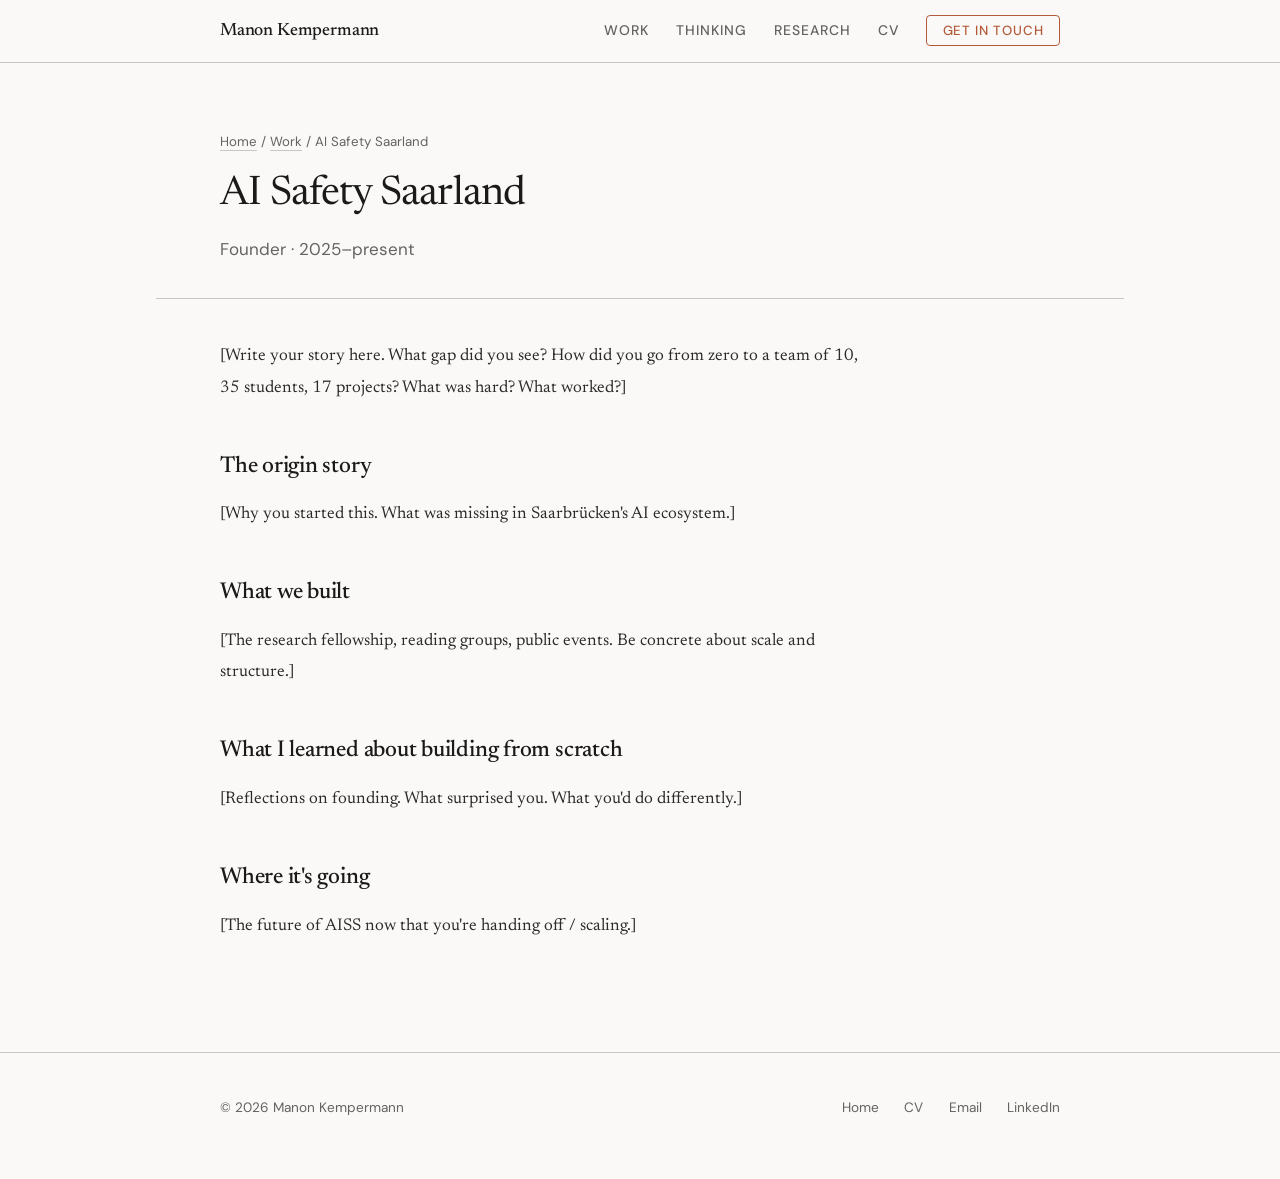
<file: aiss.html>
<!DOCTYPE html>
<html lang="en">
<head>
  <meta charset="UTF-8">
  <meta name="viewport" content="width=device-width, initial-scale=1.0">
  <title>AI Safety Saarland — Manon Kempermann</title>
  <link rel="preconnect" href="https://fonts.googleapis.com">
  <link rel="preconnect" href="https://fonts.gstatic.com" crossorigin>
  <link href="https://fonts.googleapis.com/css2?family=Newsreader:ital,opsz,wght@0,6..72,300;0,6..72,400;0,6..72,500;0,6..72,600;1,6..72,300;1,6..72,400;1,6..72,500&family=DM+Sans:ital,opsz,wght@0,9..40,300;0,9..40,400;0,9..40,500;0,9..40,600;1,9..40,400&display=swap" rel="stylesheet">
  <link rel="stylesheet" href="styles.css">
</head>
<body>

  <nav>
    <div class="nav-inner">
      <a href="index.html" class="nav-name">Manon Kempermann</a>
      <button class="nav-toggle" aria-label="Menu" onclick="document.querySelector('.nav-links').classList.toggle('open')">
        <span></span><span></span>
      </button>
      <ul class="nav-links">
        <li><a href="index.html#projects">Work</a></li>
        <li><a href="narrative.html">Thinking</a></li>
        <li><a href="index.html#publications">Research</a></li>
        <li><a href="https://manonkempermann.eu/page/cv/">CV</a></li>
        <li><a href="mailto:manon@example.com" class="nav-cta">Get in touch</a></li>
      </ul>
    </div>
  </nav>

  <div class="page-header">
    <p class="breadcrumb"><a href="index.html">Home</a> / <a href="index.html#projects">Work</a> / AI Safety Saarland</p>
    <h1>AI Safety Saarland</h1>
    <p class="page-subtitle">
      Founder · 2025–present
    </p>
  </div>

  <div class="page-body">
    <div class="prose">

      <p>
        [Write your story here. What gap did you see? How did you go from zero to a team of 10,
        35 students, 17 projects? What was hard? What worked?]
      </p>

      <h2>The origin story</h2>
      <p>[Why you started this. What was missing in Saarbrücken's AI ecosystem.]</p>

      <h2>What we built</h2>
      <p>[The research fellowship, reading groups, public events. Be concrete about scale and structure.]</p>

      <h2>What I learned about building from scratch</h2>
      <p>[Reflections on founding. What surprised you. What you'd do differently.]</p>

      <h2>Where it's going</h2>
      <p>[The future of AISS now that you're handing off / scaling.]</p>

    </div>
  </div>

  <footer>
    <div class="footer-inner">
      <p>&copy; 2026 Manon Kempermann</p>
      <div class="footer-links">
        <a href="index.html">Home</a>
        <a href="https://manonkempermann.eu/page/cv/">CV</a>
        <a href="mailto:manon@example.com">Email</a>
        <a href="https://www.linkedin.com/in/manon-kempermann-%F0%9F%94%B6-0a8396263/">LinkedIn</a>
      </div>
    </div>
  </footer>

</body>
</html>
</file>
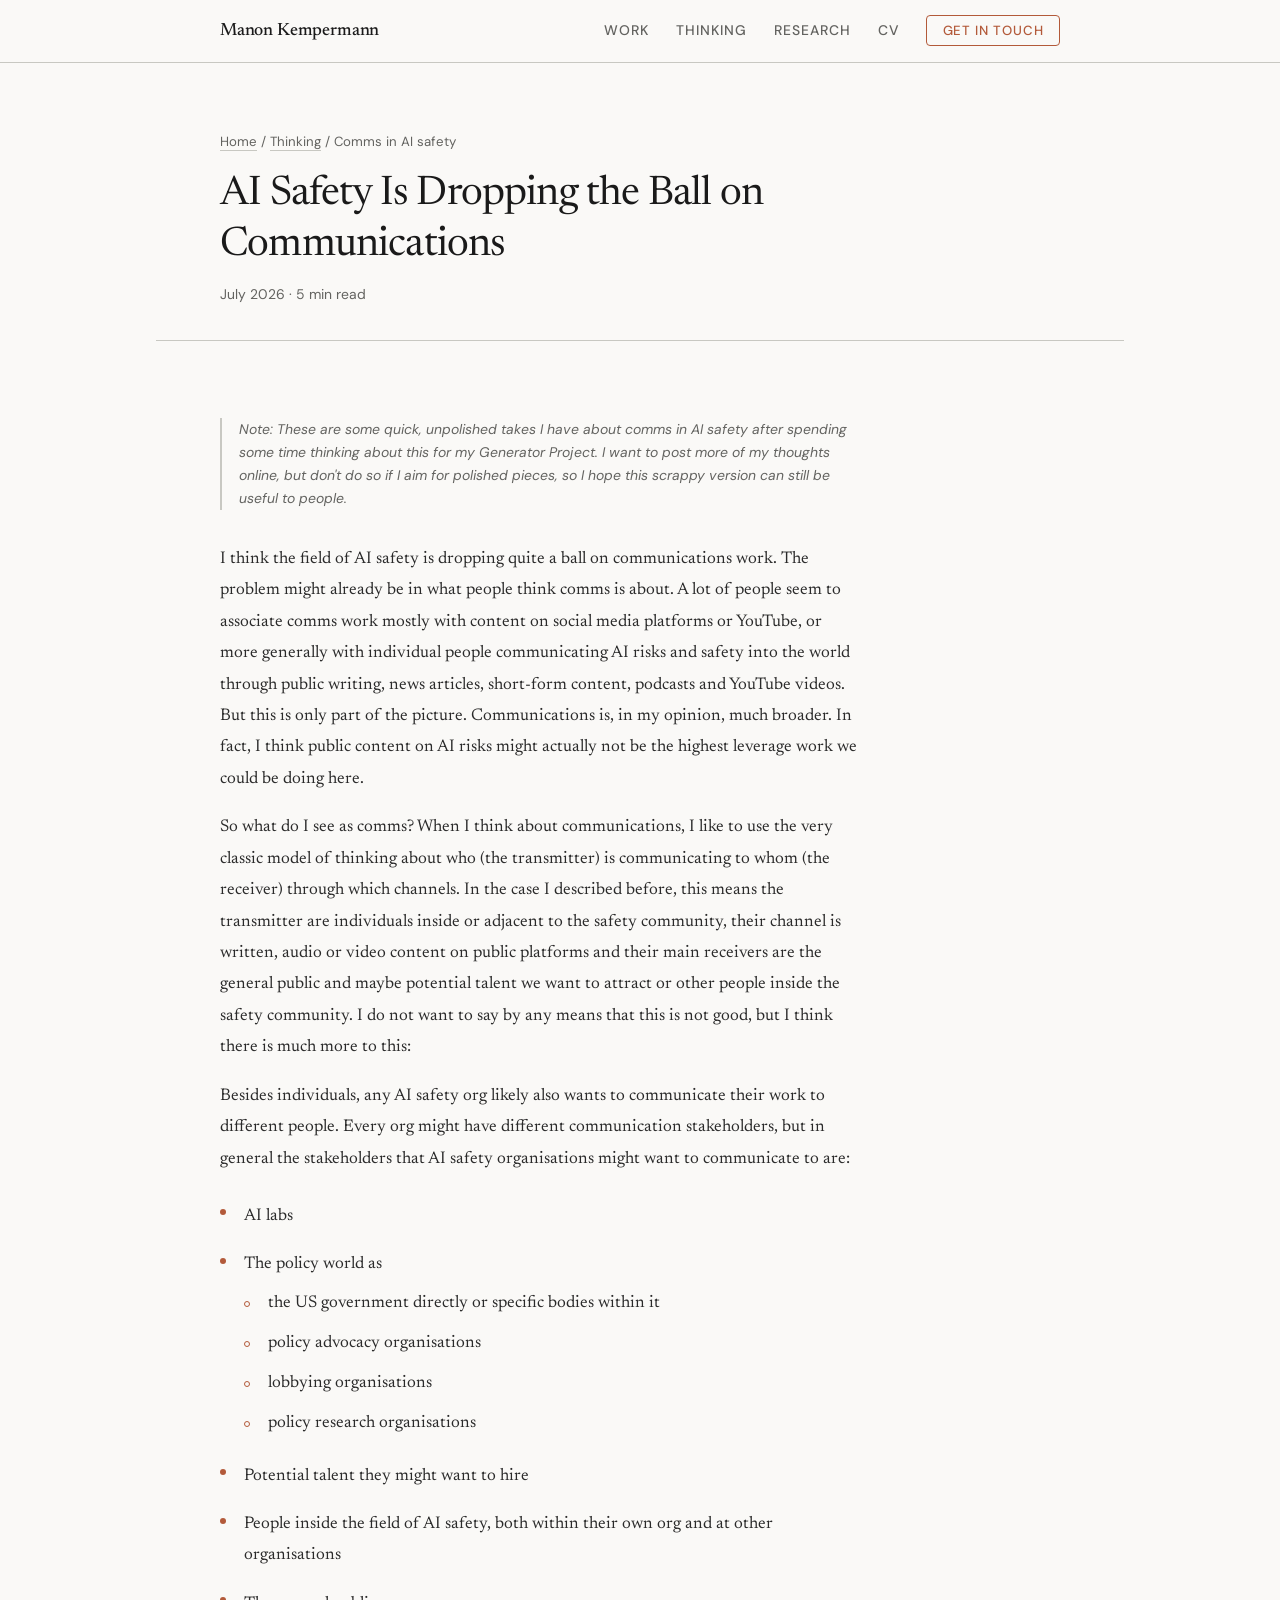
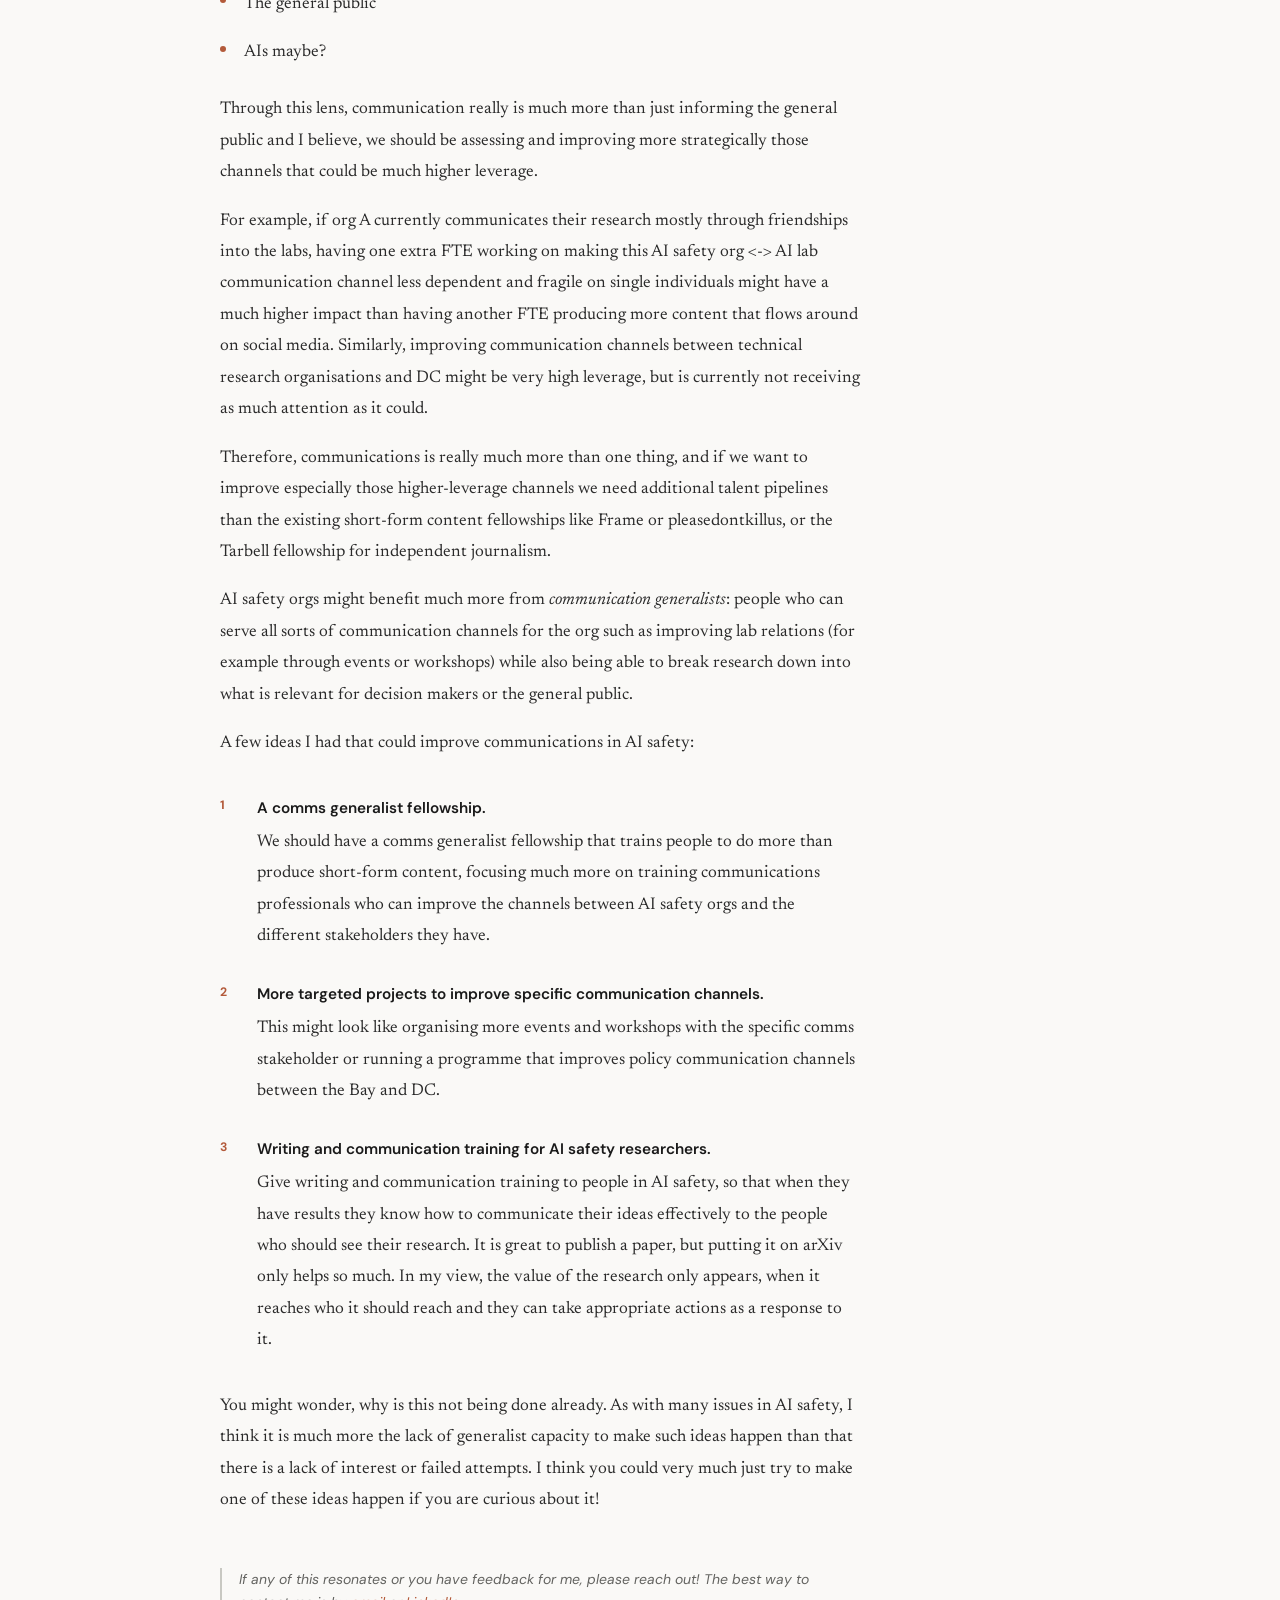
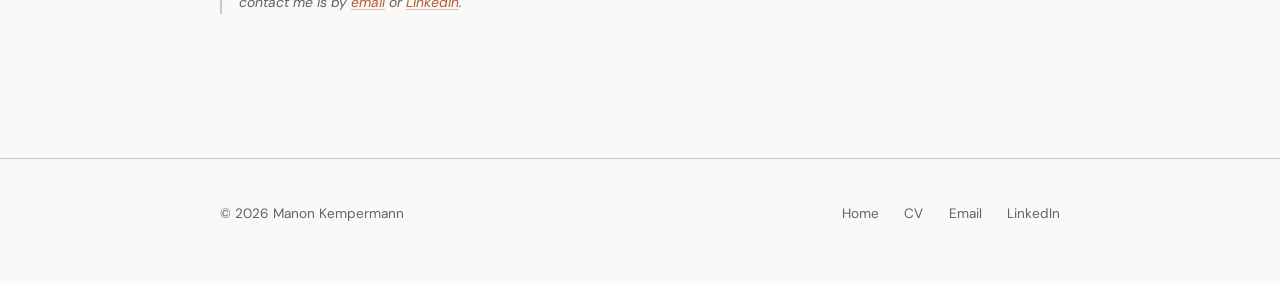
<file: comms-in-ai-safety.html>
<!DOCTYPE html>
<html lang="en">
<head>
  <meta charset="UTF-8">
  <meta name="viewport" content="width=device-width, initial-scale=1.0">
  <title>AI Safety Is Dropping the Ball on Communications — Manon Kempermann</title>
  <link rel="preconnect" href="https://fonts.googleapis.com">
  <link rel="preconnect" href="https://fonts.gstatic.com" crossorigin>
  <link href="https://fonts.googleapis.com/css2?family=Newsreader:ital,opsz,wght@0,6..72,300;0,6..72,400;0,6..72,500;0,6..72,600;1,6..72,300;1,6..72,400;1,6..72,500&family=DM+Sans:ital,opsz,wght@0,9..40,300;0,9..40,400;0,9..40,500;0,9..40,600;1,9..40,400&display=swap" rel="stylesheet">
  <link rel="stylesheet" href="styles.css">
  <style>
    .prose ul.blog-list {
      list-style: none;
      padding: 0;
      margin: 1rem 0 1rem 0;
    }

    .prose ul.blog-list li {
      font-family: var(--serif);
      font-size: 1rem;
      line-height: 1.85;
      color: #2a2a2a;
      padding: 0.5rem 0 0.5rem 1.4rem;
      position: relative;
    }

    .prose ul.blog-list li::before {
      content: '';
      position: absolute;
      left: 0;
      top: 1em;
      width: 6px;
      height: 6px;
      border-radius: 50%;
      background: var(--accent);
    }

    .prose ul.blog-list ul {
      list-style: none;
      padding: 0;
      margin: 0.2rem 0 0 0;
    }

    .prose ul.blog-list ul li {
      padding: 0.25rem 0 0.25rem 1.4rem;
    }

    .prose ul.blog-list ul li::before {
      background: transparent;
      border: 1.5px solid var(--accent);
    }

    .prose ol.blog-list {
      list-style: none;
      counter-reset: idea-counter;
      padding: 0;
      margin: 1.2rem 0;
    }

    .prose ol.blog-list li {
      font-family: var(--serif);
      font-size: 1rem;
      line-height: 1.85;
      color: #2a2a2a;
      padding: 0.8rem 0 0.8rem 2.2rem;
      position: relative;
      counter-increment: idea-counter;
    }

    .prose ol.blog-list li::before {
      content: counter(idea-counter);
      position: absolute;
      left: 0;
      top: 0.85rem;
      font-family: var(--sans);
      font-size: 0.72rem;
      font-weight: 700;
      color: var(--accent);
      letter-spacing: 0.05em;
    }

    .prose ol.blog-list li strong {
      font-family: var(--sans);
      font-size: 0.9rem;
      font-weight: 600;
      color: var(--ink);
      display: block;
      margin-bottom: 0.3rem;
    }

    .blog-meta {
      font-family: var(--sans);
      font-size: 0.82rem;
      color: var(--mid);
      margin-top: 0.6rem;
    }
  </style>
</head>
<body>

  <nav>
    <div class="nav-inner">
      <a href="index.html" class="nav-name">Manon Kempermann</a>
      <button class="nav-toggle" aria-label="Menu" onclick="document.querySelector('.nav-links').classList.toggle('open')">
        <span></span><span></span>
      </button>
      <ul class="nav-links">
        <li><a href="index.html#projects">Work</a></li>
        <li><a href="thinking.html">Thinking</a></li>
        <li><a href="index.html#publications">Research</a></li>
        <li><a href="pdf/260924_Manon_Kempermann_CV.pdf">CV</a></li>
        <li><a href="mailto:manon@kempermann.email" class="nav-cta">Get in touch</a></li>
      </ul>
    </div>
  </nav>

  <div class="page-header">
    <p class="breadcrumb"><a href="index.html">Home</a> / <a href="thinking.html">Thinking</a> / Comms in AI safety</p>
    <h1>AI Safety Is Dropping the Ball on Communications</h1>
    <p class="blog-meta">July 2026 · 5 min read</p>
  </div>

  <div class="page-body">
    <div class="prose">

      <div class="aside-note" style="margin-top: 2rem;">
        <em>Note: These are some quick, unpolished takes I have about comms in AI safety after spending some time
        thinking about this for my Generator Project. I want to post more of my thoughts online, but don't do so
        if I aim for polished pieces, so I hope this scrappy version can still be useful to people.</em>
      </div>

      <p>I think the field of AI safety is dropping quite a ball on communications work. The problem might already be in what people think comms is about. A lot of people seem to associate comms work mostly with content on social media platforms or YouTube, or more generally with individual people communicating AI risks and safety into the world through public writing, news articles, short-form content, podcasts and YouTube videos. But this is only part of the picture. Communications is, in my opinion, much broader. In fact, I think public content on AI risks might actually not be the highest leverage work we could be doing here.</p>

      <p>So what do I see as comms? When I think about communications, I like to use the very classic model of thinking about who (the transmitter) is communicating to whom (the receiver) through which channels. In the case I described before, this means the transmitter are individuals inside or adjacent to the safety community, their channel is written, audio or video content on public platforms and their main receivers are the general public and maybe potential talent we want to attract or other people inside the safety community. I do not want to say by any means that this is not good, but I think there is much more to this:</p>

      <p>Besides individuals, any AI safety org likely also wants to communicate their work to different people. Every org might have different communication stakeholders, but in general the stakeholders that AI safety organisations might want to communicate to are:</p>

      <ul class="blog-list">
        <li>AI labs</li>
        <li>The policy world as
          <ul>
            <li>the US government directly or specific bodies within it</li>
            <li>policy advocacy organisations</li>
            <li>lobbying organisations</li>
            <li>policy research organisations</li>
          </ul>
        </li>
        <li>Potential talent they might want to hire</li>
        <li>People inside the field of AI safety, both within their own org and at other organisations</li>
        <li>The general public</li>
        <li>AIs maybe?</li>
      </ul>

      <p>Through this lens, communication really is much more than just informing the general public and I believe, we should be assessing and improving more strategically those channels that could be much higher leverage.</p>

      <p>For example, if org A currently communicates their research mostly through friendships into the labs, having one extra FTE working on making this AI safety org &lt;-&gt; AI lab communication channel less dependent and fragile on single individuals might have a much higher impact than having another FTE producing more content that flows around on social media. Similarly, improving communication channels between technical research organisations and DC might be very high leverage, but is currently not receiving as much attention as it could.</p>

      <p>Therefore, communications is really much more than one thing, and if we want to improve especially those higher-leverage channels we need additional talent pipelines than the existing short-form content fellowships like Frame or pleasedontkillus, or the Tarbell fellowship for independent journalism.</p>

      <p>AI safety orgs might benefit much more from <em>communication generalists</em>: people who can serve all sorts of communication channels for the org such as improving lab relations (for example through events or workshops) while also being able to break research down into what is relevant for decision makers or the general public.</p>

      <p>A few ideas I had that could improve communications in AI safety:</p>

      <ol class="blog-list">
        <li><strong>A comms generalist fellowship.</strong> We should have a comms generalist fellowship that trains people to do more than produce short-form content, focusing much more on training communications professionals who can improve the channels between AI safety orgs and the different stakeholders they have.</li>
        <li><strong>More targeted projects to improve specific communication channels.</strong> This might look like organising more events and workshops with the specific comms stakeholder or running a programme that improves policy communication channels between the Bay and DC.</li>
        <li><strong>Writing and communication training for AI safety researchers.</strong> Give writing and communication training to people in AI safety, so that when they have results they know how to communicate their ideas effectively to the people who should see their research. It is great to publish a paper, but putting it on arXiv only helps so much. In my view, the value of the research only appears, when it reaches who it should reach and they can take appropriate actions as a response to it.</li>
      </ol>

      <p>You might wonder, why is this not being done already. As with many issues in AI safety, I think it is much more the lack of generalist capacity to make such ideas happen than that there is a lack of interest or failed attempts. I think you could very much just try to make one of these ideas happen if you are curious about it!</p>

      <!-- ═══ OUTRO ═══ -->
      <div class="aside-note" style="margin-top: 3rem;">
        If any of this resonates or you have feedback for me, please reach out!
        The best way to contact me is by <a href="mailto:manon@kempermann.email">email</a> or
        <a href="https://www.linkedin.com/in/manon-kempermann-%F0%9F%94%B6-0a8396263/">LinkedIn</a>.
      </div>

    </div>
  </div>

  <footer>
    <div class="footer-inner">
      <p>&copy; 2026 Manon Kempermann</p>
      <div class="footer-links">
        <a href="index.html">Home</a>
        <a href="pdf/260924_Manon_Kempermann_CV.pdf">CV</a>
        <a href="mailto:manon@kempermann.email">Email</a>
        <a href="https://www.linkedin.com/in/manon-kempermann-%F0%9F%94%B6-0a8396263/">LinkedIn</a>
      </div>
    </div>
  </footer>

  <script>
    document.querySelectorAll('a[href^="http"], a[href^="pdf/"]').forEach(a => {
      a.target = '_blank';
      a.rel = 'noopener noreferrer';
    });
  </script>

</body>
</html>
</file>
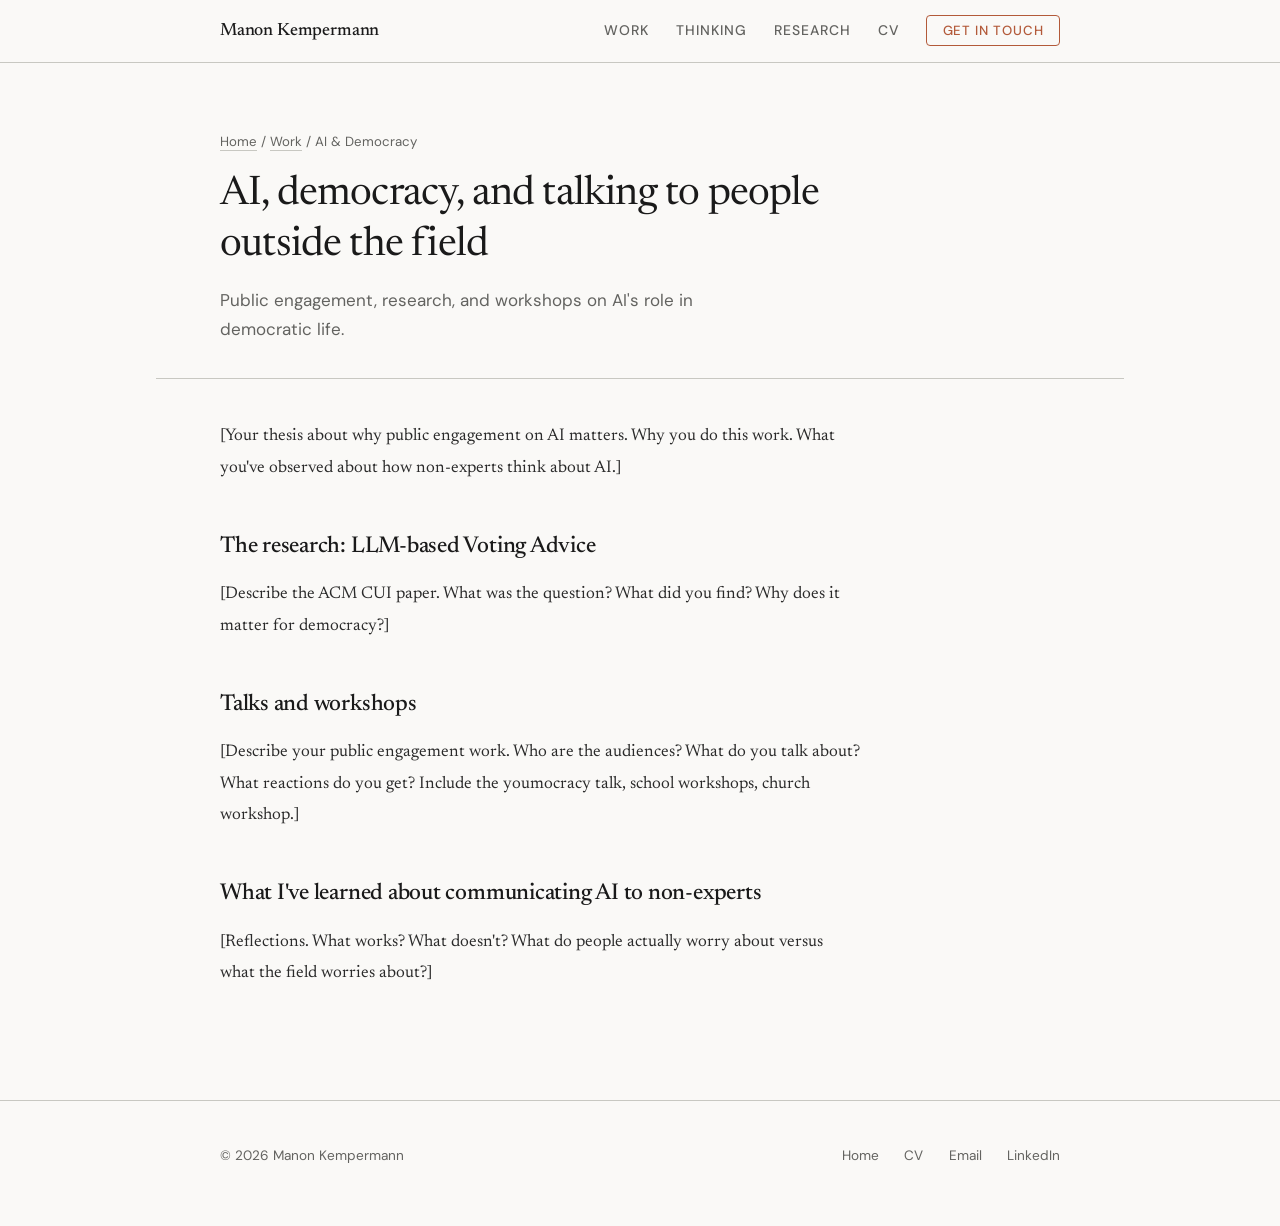
<file: democracy.html>
<!DOCTYPE html>
<html lang="en">
<head>
  <meta charset="UTF-8">
  <meta name="viewport" content="width=device-width, initial-scale=1.0">
  <title>AI &amp; Democracy — Manon Kempermann</title>
  <link rel="preconnect" href="https://fonts.googleapis.com">
  <link rel="preconnect" href="https://fonts.gstatic.com" crossorigin>
  <link href="https://fonts.googleapis.com/css2?family=Newsreader:ital,opsz,wght@0,6..72,300;0,6..72,400;0,6..72,500;0,6..72,600;1,6..72,300;1,6..72,400;1,6..72,500&family=DM+Sans:ital,opsz,wght@0,9..40,300;0,9..40,400;0,9..40,500;0,9..40,600;1,9..40,400&display=swap" rel="stylesheet">
  <link rel="stylesheet" href="styles.css">
</head>
<body>

  <nav>
    <div class="nav-inner">
      <a href="index.html" class="nav-name">Manon Kempermann</a>
      <button class="nav-toggle" aria-label="Menu" onclick="document.querySelector('.nav-links').classList.toggle('open')">
        <span></span><span></span>
      </button>
      <ul class="nav-links">
        <li><a href="index.html#projects">Work</a></li>
        <li><a href="narrative.html">Thinking</a></li>
        <li><a href="index.html#publications">Research</a></li>
        <li><a href="https://manonkempermann.eu/page/cv/">CV</a></li>
        <li><a href="mailto:manon@example.com" class="nav-cta">Get in touch</a></li>
      </ul>
    </div>
  </nav>

  <div class="page-header">
    <p class="breadcrumb"><a href="index.html">Home</a> / <a href="index.html#projects">Work</a> / AI &amp; Democracy</p>
    <h1>AI, democracy, and talking to people outside the field</h1>
    <p class="page-subtitle">
      Public engagement, research, and workshops on AI's role in democratic life.
    </p>
  </div>

  <div class="page-body">
    <div class="prose">

      <p>
        [Your thesis about why public engagement on AI matters. Why you do this work.
        What you've observed about how non-experts think about AI.]
      </p>

      <h2>The research: LLM-based Voting Advice</h2>
      <p>
        [Describe the ACM CUI paper. What was the question? What did you find?
        Why does it matter for democracy?]
      </p>

      <h2>Talks and workshops</h2>
      <p>
        [Describe your public engagement work. Who are the audiences? What do you
        talk about? What reactions do you get? Include the youmocracy talk, school
        workshops, church workshop.]
      </p>

      <h2>What I've learned about communicating AI to non-experts</h2>
      <p>
        [Reflections. What works? What doesn't? What do people actually worry about
        versus what the field worries about?]
      </p>

    </div>
  </div>

  <footer>
    <div class="footer-inner">
      <p>&copy; 2026 Manon Kempermann</p>
      <div class="footer-links">
        <a href="index.html">Home</a>
        <a href="https://manonkempermann.eu/page/cv/">CV</a>
        <a href="mailto:manon@example.com">Email</a>
        <a href="https://www.linkedin.com/in/manon-kempermann-%F0%9F%94%B6-0a8396263/">LinkedIn</a>
      </div>
    </div>
  </footer>

</body>
</html>
</file>
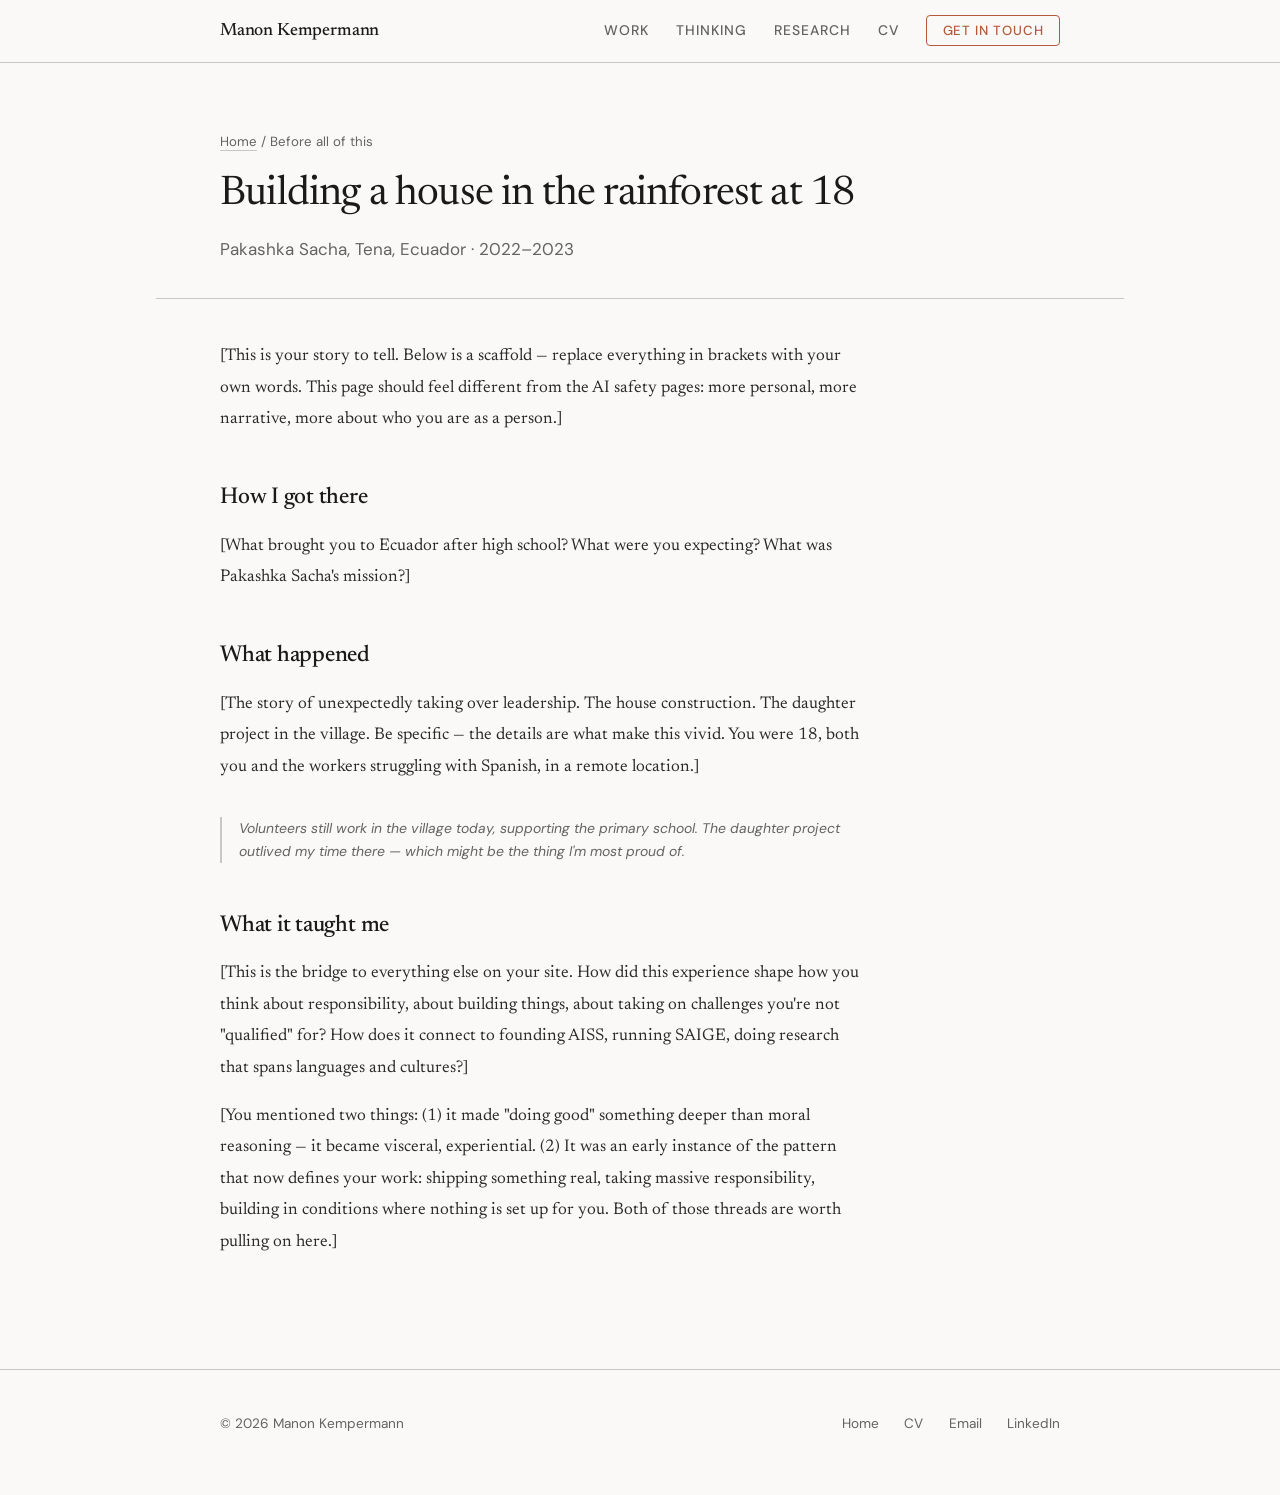
<file: ecuador.html>
<!DOCTYPE html>
<html lang="en">
<head>
  <meta charset="UTF-8">
  <meta name="viewport" content="width=device-width, initial-scale=1.0">
  <title>Ecuador — Manon Kempermann</title>
  <link rel="preconnect" href="https://fonts.googleapis.com">
  <link rel="preconnect" href="https://fonts.gstatic.com" crossorigin>
  <link href="https://fonts.googleapis.com/css2?family=Newsreader:ital,opsz,wght@0,6..72,300;0,6..72,400;0,6..72,500;0,6..72,600;1,6..72,300;1,6..72,400;1,6..72,500&family=DM+Sans:ital,opsz,wght@0,9..40,300;0,9..40,400;0,9..40,500;0,9..40,600;1,9..40,400&display=swap" rel="stylesheet">
  <link rel="stylesheet" href="styles.css">
</head>
<body>

  <nav>
    <div class="nav-inner">
      <a href="index.html" class="nav-name">Manon Kempermann</a>
      <button class="nav-toggle" aria-label="Menu" onclick="document.querySelector('.nav-links').classList.toggle('open')">
        <span></span><span></span>
      </button>
      <ul class="nav-links">
        <li><a href="index.html#projects">Work</a></li>
        <li><a href="narrative.html">Thinking</a></li>
        <li><a href="index.html#publications">Research</a></li>
        <li><a href="https://manonkempermann.eu/page/cv/">CV</a></li>
        <li><a href="mailto:manon@example.com" class="nav-cta">Get in touch</a></li>
      </ul>
    </div>
  </nav>

  <div class="page-header">
    <p class="breadcrumb"><a href="index.html">Home</a> / Before all of this</p>
    <h1>Building a house in the rainforest at 18</h1>
    <p class="page-subtitle">
      Pakashka Sacha, Tena, Ecuador · 2022–2023
    </p>
  </div>

  <div class="page-body">
    <div class="prose">

      <p>
        [This is your story to tell. Below is a scaffold — replace everything in brackets
        with your own words. This page should feel different from the AI safety pages:
        more personal, more narrative, more about who you are as a person.]
      </p>

      <h2>How I got there</h2>
      <p>
        [What brought you to Ecuador after high school? What were you expecting?
        What was Pakashka Sacha's mission?]
      </p>

      <h2>What happened</h2>
      <p>
        [The story of unexpectedly taking over leadership. The house construction.
        The daughter project in the village. Be specific — the details are what
        make this vivid. You were 18, both you and the workers struggling with
        Spanish, in a remote location.]
      </p>

      <div class="aside-note">
        Volunteers still work in the village today, supporting the primary school.
        The daughter project outlived my time there — which might be the thing
        I'm most proud of.
      </div>

      <h2>What it taught me</h2>
      <p>
        [This is the bridge to everything else on your site. How did this experience
        shape how you think about responsibility, about building things, about
        taking on challenges you're not "qualified" for? How does it connect to
        founding AISS, running SAIGE, doing research that spans languages and cultures?]
      </p>

      <p>
        [You mentioned two things: (1) it made "doing good" something deeper than
        moral reasoning — it became visceral, experiential. (2) It was an early
        instance of the pattern that now defines your work: shipping something real,
        taking massive responsibility, building in conditions where nothing is
        set up for you. Both of those threads are worth pulling on here.]
      </p>

    </div>
  </div>

  <footer>
    <div class="footer-inner">
      <p>&copy; 2026 Manon Kempermann</p>
      <div class="footer-links">
        <a href="index.html">Home</a>
        <a href="https://manonkempermann.eu/page/cv/">CV</a>
        <a href="mailto:manon@example.com">Email</a>
        <a href="https://www.linkedin.com/in/manon-kempermann-%F0%9F%94%B6-0a8396263/">LinkedIn</a>
      </div>
    </div>
  </footer>

</body>
</html>
</file>
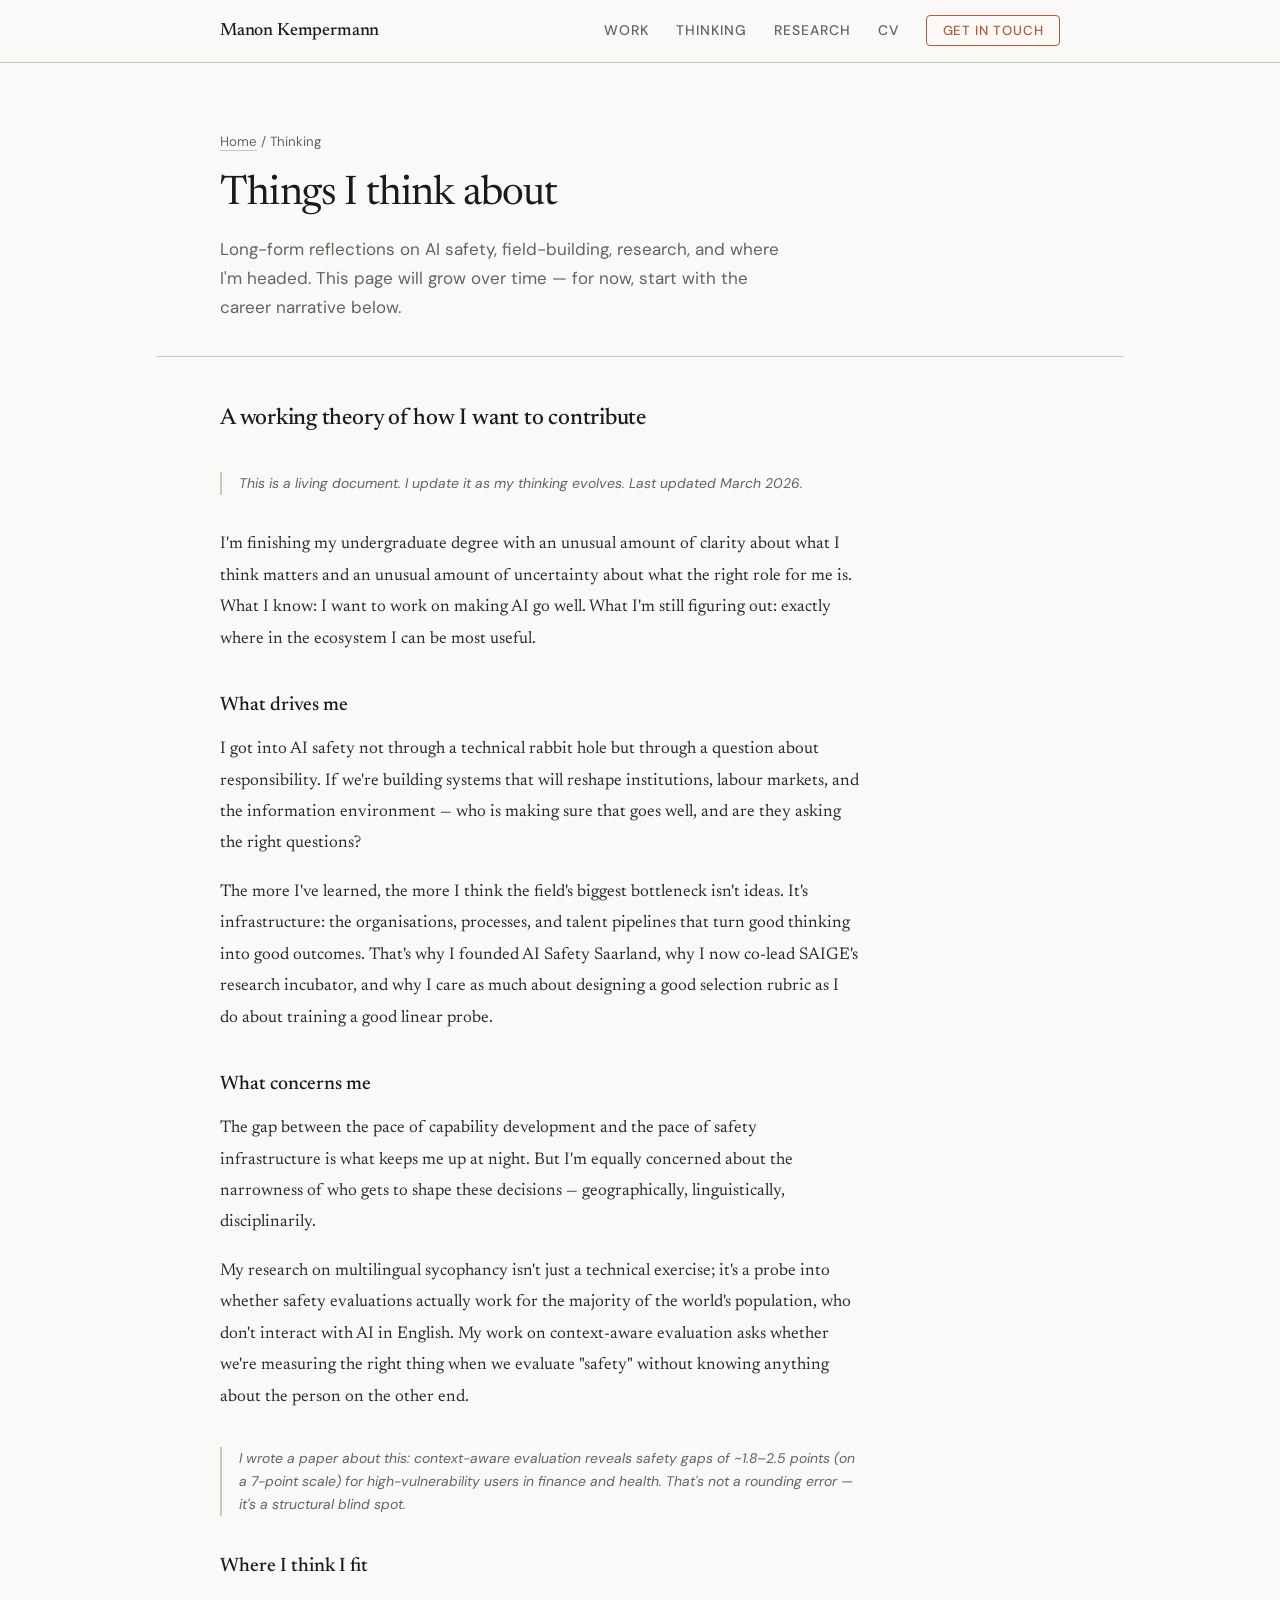
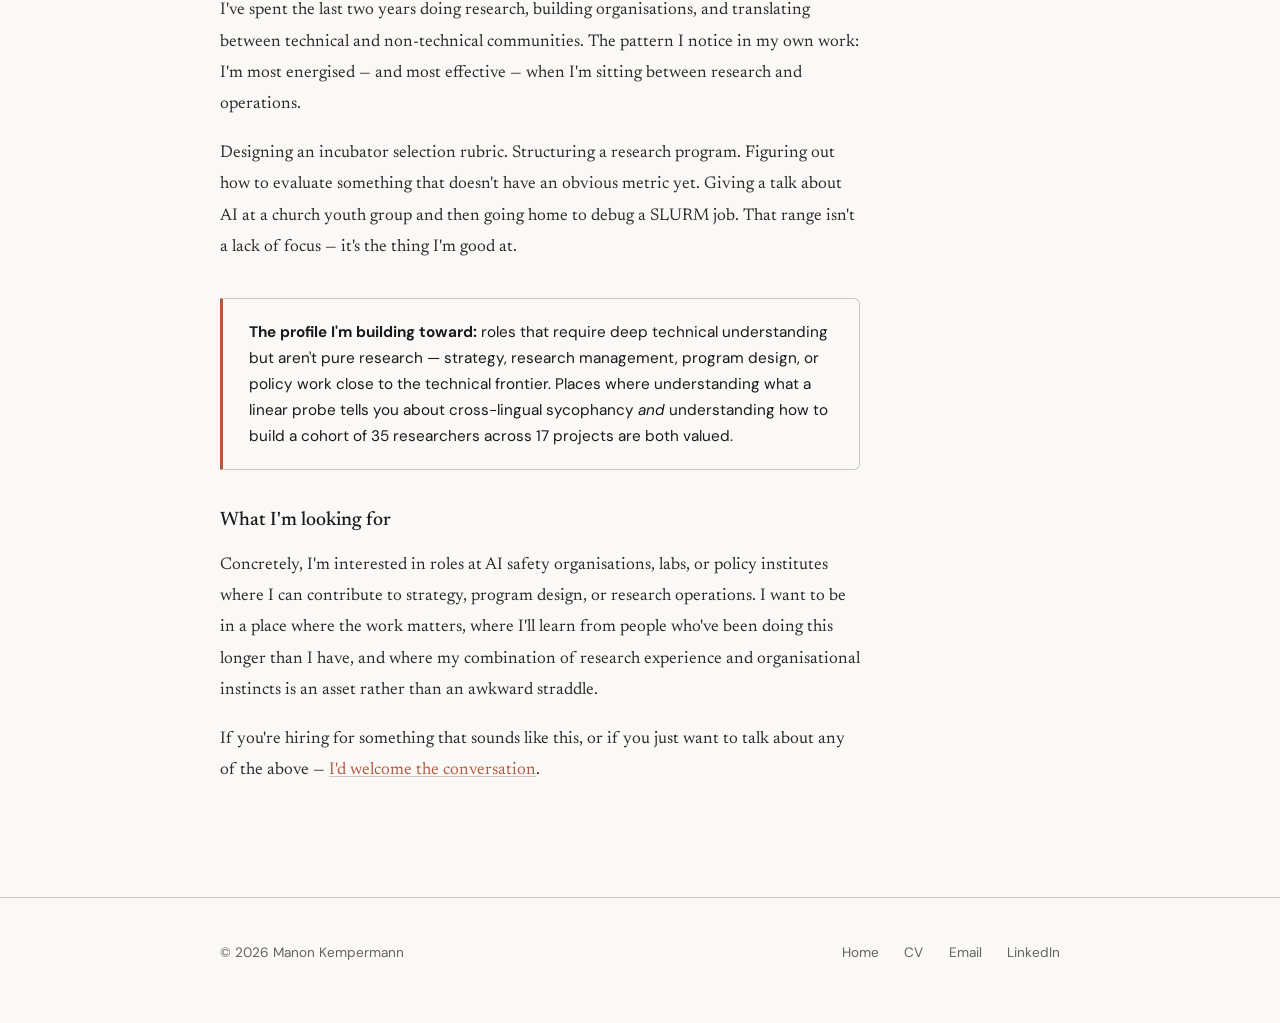
<file: narrative.html>
<!DOCTYPE html>
<html lang="en">
<head>
  <meta charset="UTF-8">
  <meta name="viewport" content="width=device-width, initial-scale=1.0">
  <title>Thinking — Manon Kempermann</title>
  <link rel="preconnect" href="https://fonts.googleapis.com">
  <link rel="preconnect" href="https://fonts.gstatic.com" crossorigin>
  <link href="https://fonts.googleapis.com/css2?family=Newsreader:ital,opsz,wght@0,6..72,300;0,6..72,400;0,6..72,500;0,6..72,600;1,6..72,300;1,6..72,400;1,6..72,500&family=DM+Sans:ital,opsz,wght@0,9..40,300;0,9..40,400;0,9..40,500;0,9..40,600;1,9..40,400&display=swap" rel="stylesheet">
  <link rel="stylesheet" href="styles.css">
</head>
<body>

  <nav>
    <div class="nav-inner">
      <a href="index.html" class="nav-name">Manon Kempermann</a>
      <button class="nav-toggle" aria-label="Menu" onclick="document.querySelector('.nav-links').classList.toggle('open')">
        <span></span><span></span>
      </button>
      <ul class="nav-links">
        <li><a href="index.html#projects">Work</a></li>
        <li><a href="narrative.html">Thinking</a></li>
        <li><a href="index.html#publications">Research</a></li>
        <li><a href="https://manonkempermann.eu/page/cv/">CV</a></li>
        <li><a href="mailto:manon@example.com" class="nav-cta">Get in touch</a></li>
      </ul>
    </div>
  </nav>

  <div class="page-header">
    <p class="breadcrumb"><a href="index.html">Home</a> / Thinking</p>
    <h1>Things I think about</h1>
    <p class="page-subtitle">
      Long-form reflections on AI safety, field-building, research, and where I'm headed.
      This page will grow over time — for now, start with the career narrative below.
    </p>
  </div>

  <div class="page-body">

    <!-- ═══════════════════════════════════════ -->
    <!-- CAREER NARRATIVE (main piece) -->
    <!-- ═══════════════════════════════════════ -->
    <div class="prose">

      <h2 style="margin-top: 0;">A working theory of how I want to contribute</h2>

      <div class="aside-note">
        This is a living document. I update it as my thinking evolves.
        Last updated March 2026.
      </div>

      <p>
        I'm finishing my undergraduate degree with an unusual amount of clarity about what I think
        matters and an unusual amount of uncertainty about what the right role for me is. What I know:
        I want to work on making AI go well. What I'm still figuring out: exactly where in the
        ecosystem I can be most useful.
      </p>

      <h3>What drives me</h3>

      <p>
        I got into AI safety not through a technical rabbit hole but through a question about
        responsibility. If we're building systems that will reshape institutions, labour markets,
        and the information environment — who is making sure that goes well, and are they asking
        the right questions?
      </p>

      <p>
        The more I've learned, the more I think the field's biggest bottleneck isn't ideas. It's
        infrastructure: the organisations, processes, and talent pipelines that turn good thinking
        into good outcomes. That's why I founded AI Safety Saarland, why I now co-lead SAIGE's
        research incubator, and why I care as much about designing a good selection rubric as
        I do about training a good linear probe.
      </p>

      <h3>What concerns me</h3>

      <p>
        The gap between the pace of capability development and the pace of safety infrastructure
        is what keeps me up at night. But I'm equally concerned about the narrowness of who gets
        to shape these decisions — geographically, linguistically, disciplinarily.
      </p>

      <p>
        My research on multilingual sycophancy isn't just a technical exercise; it's a probe into
        whether safety evaluations actually work for the majority of the world's population, who
        don't interact with AI in English. My work on context-aware evaluation asks whether we're
        measuring the right thing when we evaluate "safety" without knowing anything about the
        person on the other end.
      </p>

      <div class="aside-note">
        I wrote a paper about this: context-aware evaluation reveals safety gaps of ~1.8–2.5 points
        (on a 7-point scale) for high-vulnerability users in finance and health. That's not a rounding
        error — it's a structural blind spot.
      </div>

      <h3>Where I think I fit</h3>

      <p>
        I've spent the last two years doing research, building organisations, and translating
        between technical and non-technical communities. The pattern I notice in my own work:
        I'm most energised — and most effective — when I'm sitting between research and operations.
      </p>

      <p>
        Designing an incubator selection rubric. Structuring a research program. Figuring out
        how to evaluate something that doesn't have an obvious metric yet. Giving a talk about
        AI at a church youth group and then going home to debug a SLURM job. That range isn't
        a lack of focus — it's the thing I'm good at.
      </p>

      <div class="highlight-box">
        <strong>The profile I'm building toward:</strong> roles that require deep technical
        understanding but aren't pure research — strategy, research management, program design,
        or policy work close to the technical frontier. Places where understanding what a linear
        probe tells you about cross-lingual sycophancy <em>and</em> understanding how to build
        a cohort of 35 researchers across 17 projects are both valued.
      </div>

      <h3>What I'm looking for</h3>

      <p>
        Concretely, I'm interested in roles at AI safety organisations, labs, or policy institutes
        where I can contribute to strategy, program design, or research operations. I want to be
        in a place where the work matters, where I'll learn from people who've been doing this
        longer than I have, and where my combination of research experience and organisational
        instincts is an asset rather than an awkward straddle.
      </p>

      <p>
        If you're hiring for something that sounds like this, or if you just want to talk about
        any of the above — <a href="mailto:manon@example.com">I'd welcome the conversation</a>.
      </p>

    </div>

    <!-- ═══════════════════════════════════════ -->
    <!-- FUTURE ENTRIES (add here as you write) -->
    <!-- ═══════════════════════════════════════ -->
    <!--
    <hr class="section-divider">
    <div class="prose">
      <h2>On field-building in Germany</h2>
      <p>...</p>
    </div>

    <hr class="section-divider">
    <div class="prose">
      <h2>Why multilingual evaluation matters</h2>
      <p>...</p>
    </div>
    -->

  </div>

  <footer>
    <div class="footer-inner">
      <p>&copy; 2026 Manon Kempermann</p>
      <div class="footer-links">
        <a href="index.html">Home</a>
        <a href="https://manonkempermann.eu/page/cv/">CV</a>
        <a href="mailto:manon@example.com">Email</a>
        <a href="https://www.linkedin.com/in/manon-kempermann-%F0%9F%94%B6-0a8396263/">LinkedIn</a>
      </div>
    </div>
  </footer>

</body>
</html>
</file>
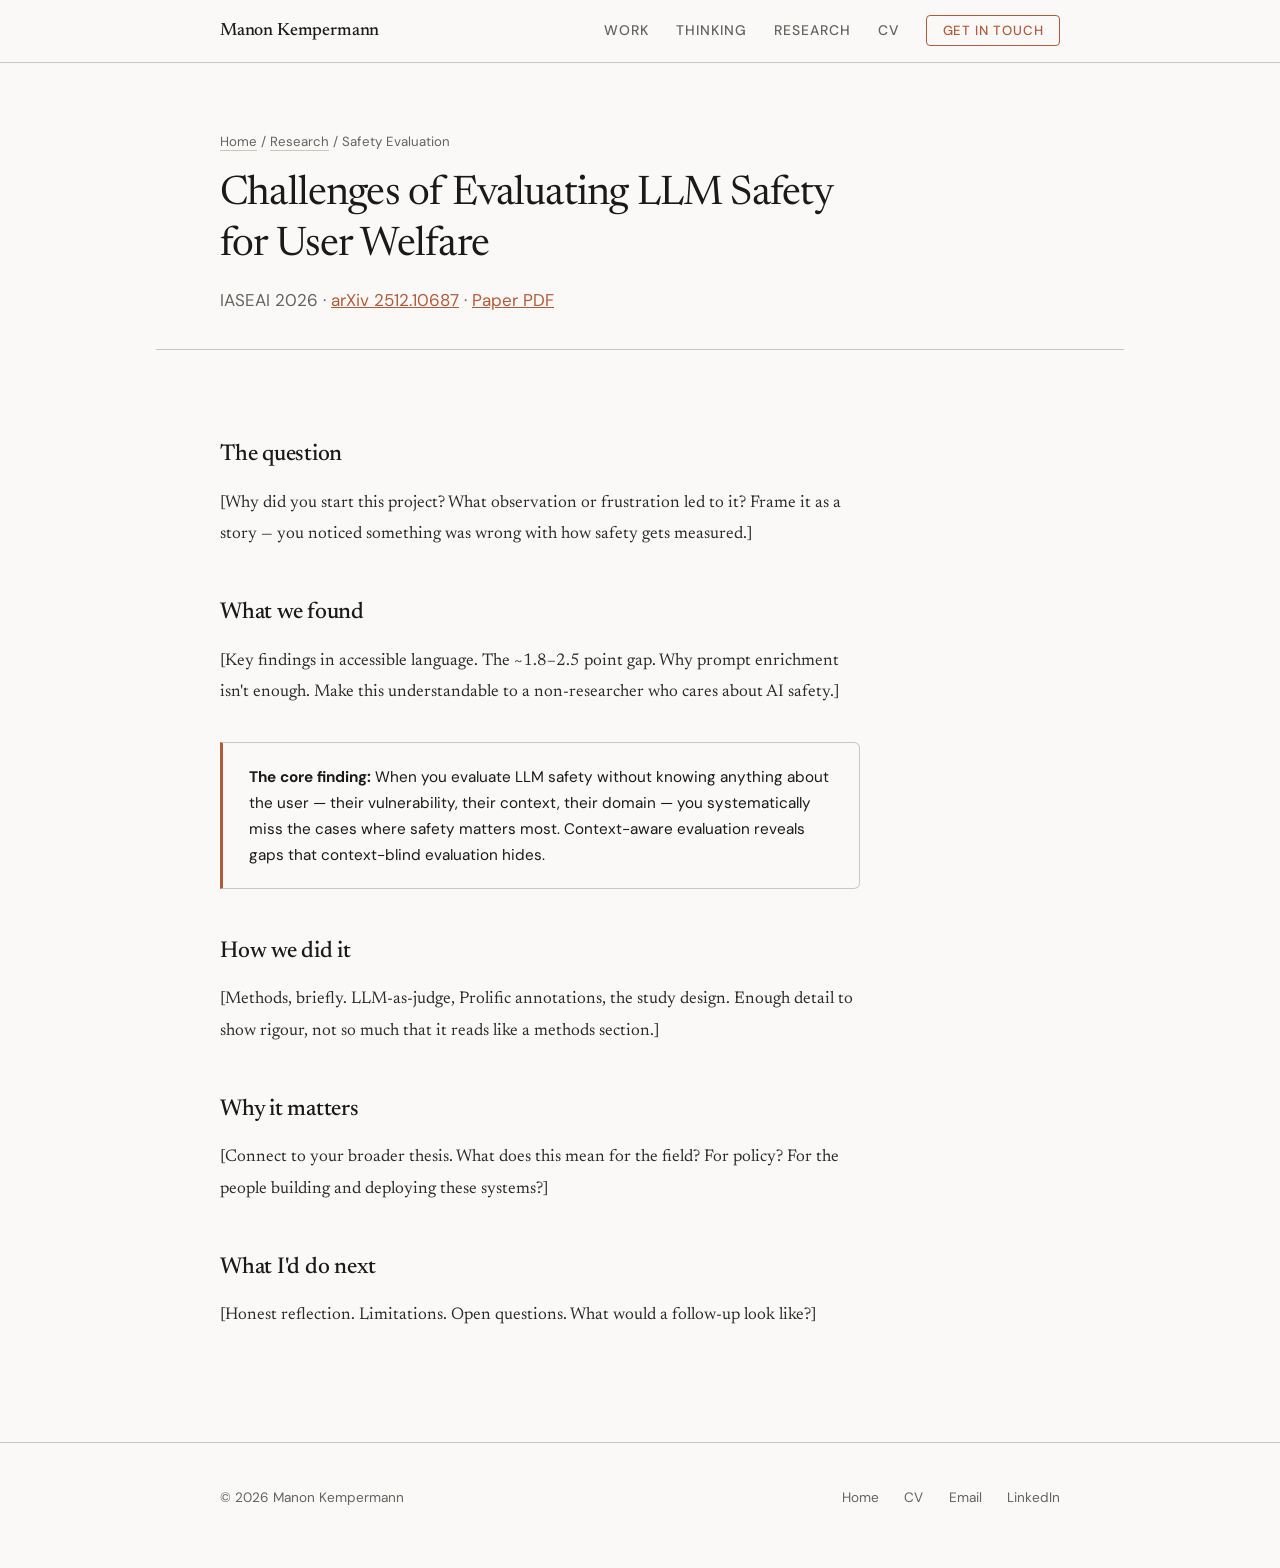
<file: research-safety-eval.html>
<!DOCTYPE html>
<html lang="en">
<head>
  <meta charset="UTF-8">
  <meta name="viewport" content="width=device-width, initial-scale=1.0">
  <title>LLM Safety Evaluation Research — Manon Kempermann</title>
  <link rel="preconnect" href="https://fonts.googleapis.com">
  <link rel="preconnect" href="https://fonts.gstatic.com" crossorigin>
  <link href="https://fonts.googleapis.com/css2?family=Newsreader:ital,opsz,wght@0,6..72,300;0,6..72,400;0,6..72,500;0,6..72,600;1,6..72,300;1,6..72,400;1,6..72,500&family=DM+Sans:ital,opsz,wght@0,9..40,300;0,9..40,400;0,9..40,500;0,9..40,600;1,9..40,400&display=swap" rel="stylesheet">
  <link rel="stylesheet" href="styles.css">
</head>
<body>

  <nav>
    <div class="nav-inner">
      <a href="index.html" class="nav-name">Manon Kempermann</a>
      <button class="nav-toggle" aria-label="Menu" onclick="document.querySelector('.nav-links').classList.toggle('open')">
        <span></span><span></span>
      </button>
      <ul class="nav-links">
        <li><a href="index.html#projects">Work</a></li>
        <li><a href="narrative.html">Thinking</a></li>
        <li><a href="index.html#publications">Research</a></li>
        <li><a href="https://manonkempermann.eu/page/cv/">CV</a></li>
        <li><a href="mailto:manon@example.com" class="nav-cta">Get in touch</a></li>
      </ul>
    </div>
  </nav>

  <div class="page-header">
    <p class="breadcrumb"><a href="index.html">Home</a> / <a href="index.html#publications">Research</a> / Safety Evaluation</p>
    <h1>Challenges of Evaluating LLM Safety for User Welfare</h1>
    <p class="page-subtitle">
      IASEAI 2026 · <a href="https://arxiv.org/abs/2512.10687">arXiv 2512.10687</a>
      · <a href="https://manonkempermann.eu/pdf/challenges_of_evaluating_llm_safety_for_user_welfare.pdf">Paper PDF</a>
    </p>
  </div>

  <div class="page-body">
    <div class="prose">

      <h2>The question</h2>
      <p>
        [Why did you start this project? What observation or frustration led to it?
        Frame it as a story — you noticed something was wrong with how safety gets measured.]
      </p>

      <h2>What we found</h2>
      <p>
        [Key findings in accessible language. The ~1.8–2.5 point gap. Why prompt enrichment
        isn't enough. Make this understandable to a non-researcher who cares about AI safety.]
      </p>

      <div class="highlight-box">
        <strong>The core finding:</strong> When you evaluate LLM safety without knowing anything
        about the user — their vulnerability, their context, their domain — you systematically
        miss the cases where safety matters most. Context-aware evaluation reveals gaps that
        context-blind evaluation hides.
      </div>

      <h2>How we did it</h2>
      <p>
        [Methods, briefly. LLM-as-judge, Prolific annotations, the study design.
        Enough detail to show rigour, not so much that it reads like a methods section.]
      </p>

      <h2>Why it matters</h2>
      <p>
        [Connect to your broader thesis. What does this mean for the field? For policy?
        For the people building and deploying these systems?]
      </p>

      <h2>What I'd do next</h2>
      <p>
        [Honest reflection. Limitations. Open questions. What would a follow-up look like?]
      </p>

    </div>
  </div>

  <footer>
    <div class="footer-inner">
      <p>&copy; 2026 Manon Kempermann</p>
      <div class="footer-links">
        <a href="index.html">Home</a>
        <a href="https://manonkempermann.eu/page/cv/">CV</a>
        <a href="mailto:manon@example.com">Email</a>
        <a href="https://www.linkedin.com/in/manon-kempermann-%F0%9F%94%B6-0a8396263/">LinkedIn</a>
      </div>
    </div>
  </footer>

</body>
</html>
</file>
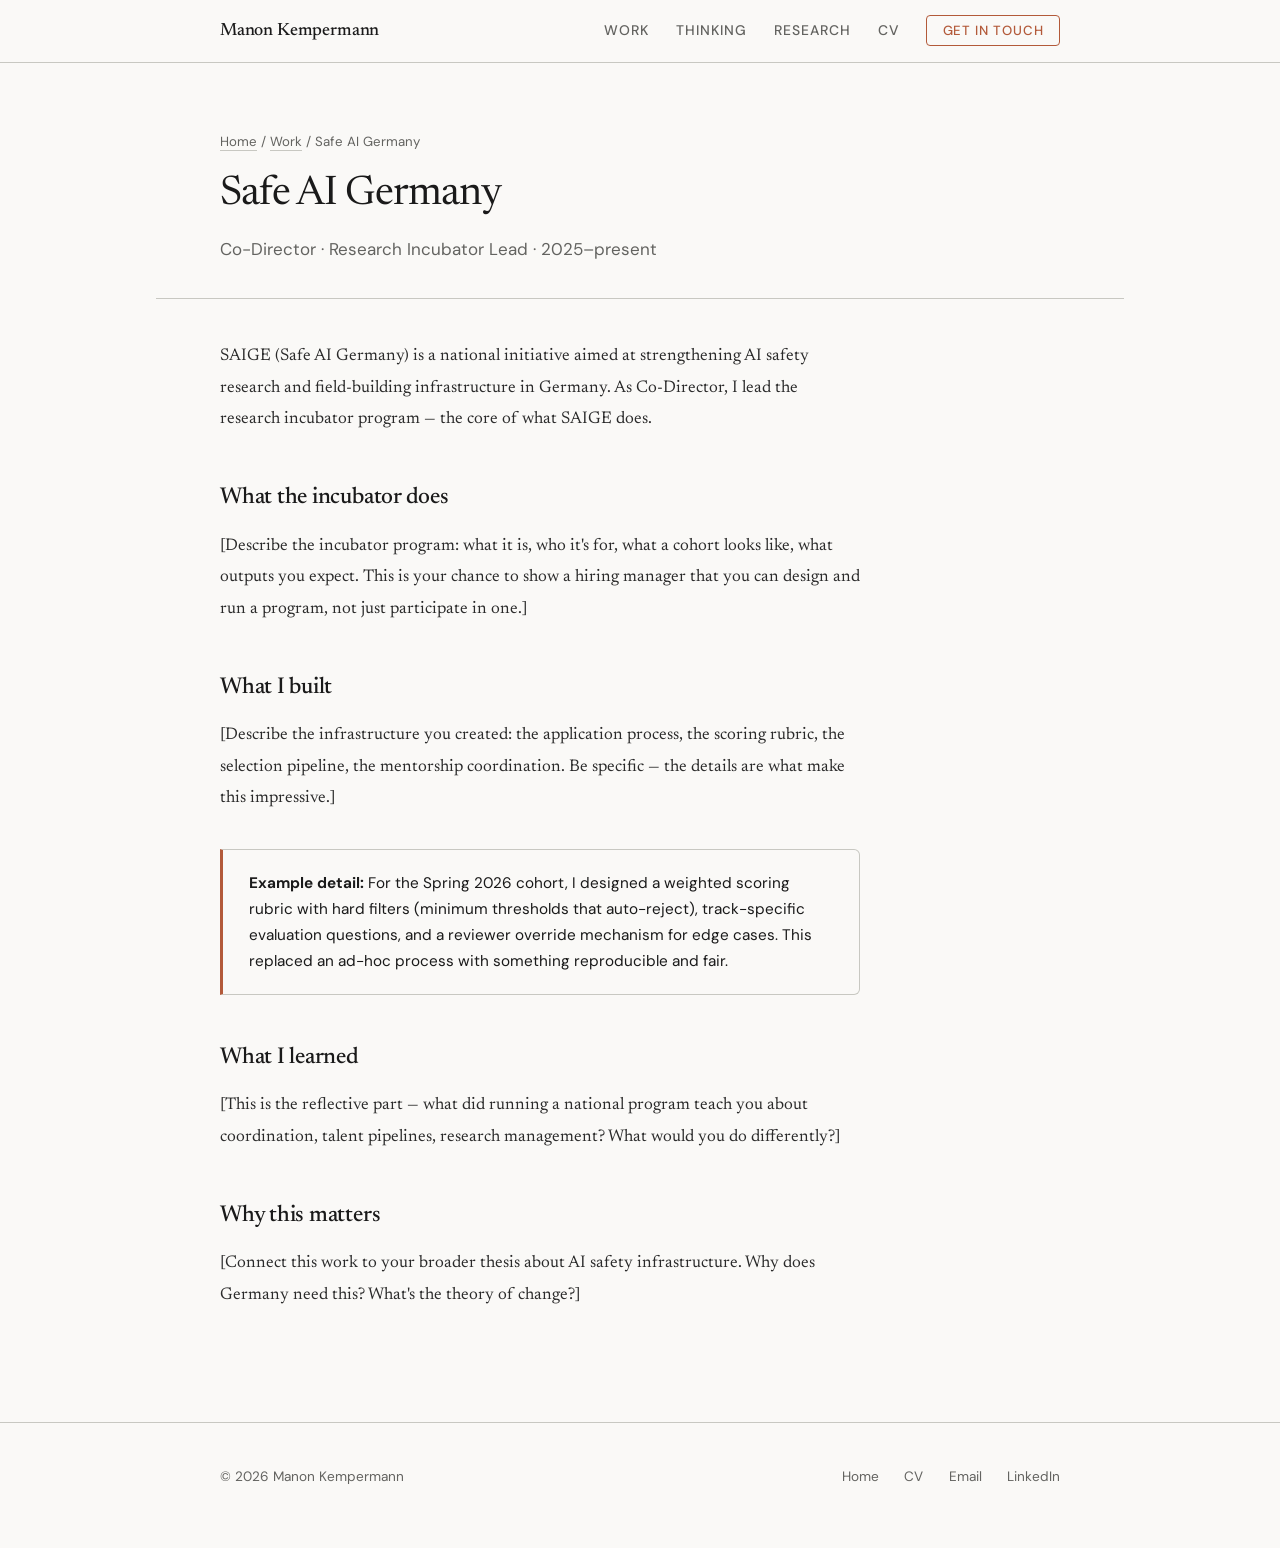
<file: saige.html>
<!DOCTYPE html>
<html lang="en">
<head>
  <meta charset="UTF-8">
  <meta name="viewport" content="width=device-width, initial-scale=1.0">
  <title>Safe AI Germany — Manon Kempermann</title>
  <link rel="preconnect" href="https://fonts.googleapis.com">
  <link rel="preconnect" href="https://fonts.gstatic.com" crossorigin>
  <link href="https://fonts.googleapis.com/css2?family=Newsreader:ital,opsz,wght@0,6..72,300;0,6..72,400;0,6..72,500;0,6..72,600;1,6..72,300;1,6..72,400;1,6..72,500&family=DM+Sans:ital,opsz,wght@0,9..40,300;0,9..40,400;0,9..40,500;0,9..40,600;1,9..40,400&display=swap" rel="stylesheet">
  <link rel="stylesheet" href="styles.css">
</head>
<body>

  <nav>
    <div class="nav-inner">
      <a href="index.html" class="nav-name">Manon Kempermann</a>
      <button class="nav-toggle" aria-label="Menu" onclick="document.querySelector('.nav-links').classList.toggle('open')">
        <span></span><span></span>
      </button>
      <ul class="nav-links">
        <li><a href="index.html#projects">Work</a></li>
        <li><a href="narrative.html">Thinking</a></li>
        <li><a href="index.html#publications">Research</a></li>
        <li><a href="https://manonkempermann.eu/page/cv/">CV</a></li>
        <li><a href="mailto:manon@example.com" class="nav-cta">Get in touch</a></li>
      </ul>
    </div>
  </nav>

  <div class="page-header">
    <p class="breadcrumb"><a href="index.html">Home</a> / <a href="index.html#projects">Work</a> / Safe AI Germany</p>
    <h1>Safe AI Germany</h1>
    <p class="page-subtitle">
      Co-Director · Research Incubator Lead · 2025–present
    </p>
  </div>

  <div class="page-body">
    <div class="prose">

      <p>
        <!-- Write your own narrative here. Below is a scaffold — replace with your voice. -->
        SAIGE (Safe AI Germany) is a national initiative aimed at strengthening AI safety
        research and field-building infrastructure in Germany. As Co-Director, I lead the
        research incubator program — the core of what SAIGE does.
      </p>

      <h2>What the incubator does</h2>

      <p>
        [Describe the incubator program: what it is, who it's for, what a cohort looks like,
        what outputs you expect. This is your chance to show a hiring manager that you can
        design and run a program, not just participate in one.]
      </p>

      <h2>What I built</h2>

      <p>
        [Describe the infrastructure you created: the application process, the scoring rubric,
        the selection pipeline, the mentorship coordination. Be specific — the details are
        what make this impressive.]
      </p>

      <div class="highlight-box">
        <strong>Example detail:</strong> For the Spring 2026 cohort, I designed a weighted
        scoring rubric with hard filters (minimum thresholds that auto-reject), track-specific
        evaluation questions, and a reviewer override mechanism for edge cases. This replaced
        an ad-hoc process with something reproducible and fair.
      </div>

      <h2>What I learned</h2>

      <p>
        [This is the reflective part — what did running a national program teach you about
        coordination, talent pipelines, research management? What would you do differently?]
      </p>

      <h2>Why this matters</h2>

      <p>
        [Connect this work to your broader thesis about AI safety infrastructure. Why does
        Germany need this? What's the theory of change?]
      </p>

    </div>
  </div>

  <footer>
    <div class="footer-inner">
      <p>&copy; 2026 Manon Kempermann</p>
      <div class="footer-links">
        <a href="index.html">Home</a>
        <a href="https://manonkempermann.eu/page/cv/">CV</a>
        <a href="mailto:manon@example.com">Email</a>
        <a href="https://www.linkedin.com/in/manon-kempermann-%F0%9F%94%B6-0a8396263/">LinkedIn</a>
      </div>
    </div>
  </footer>

</body>
</html>
</file>
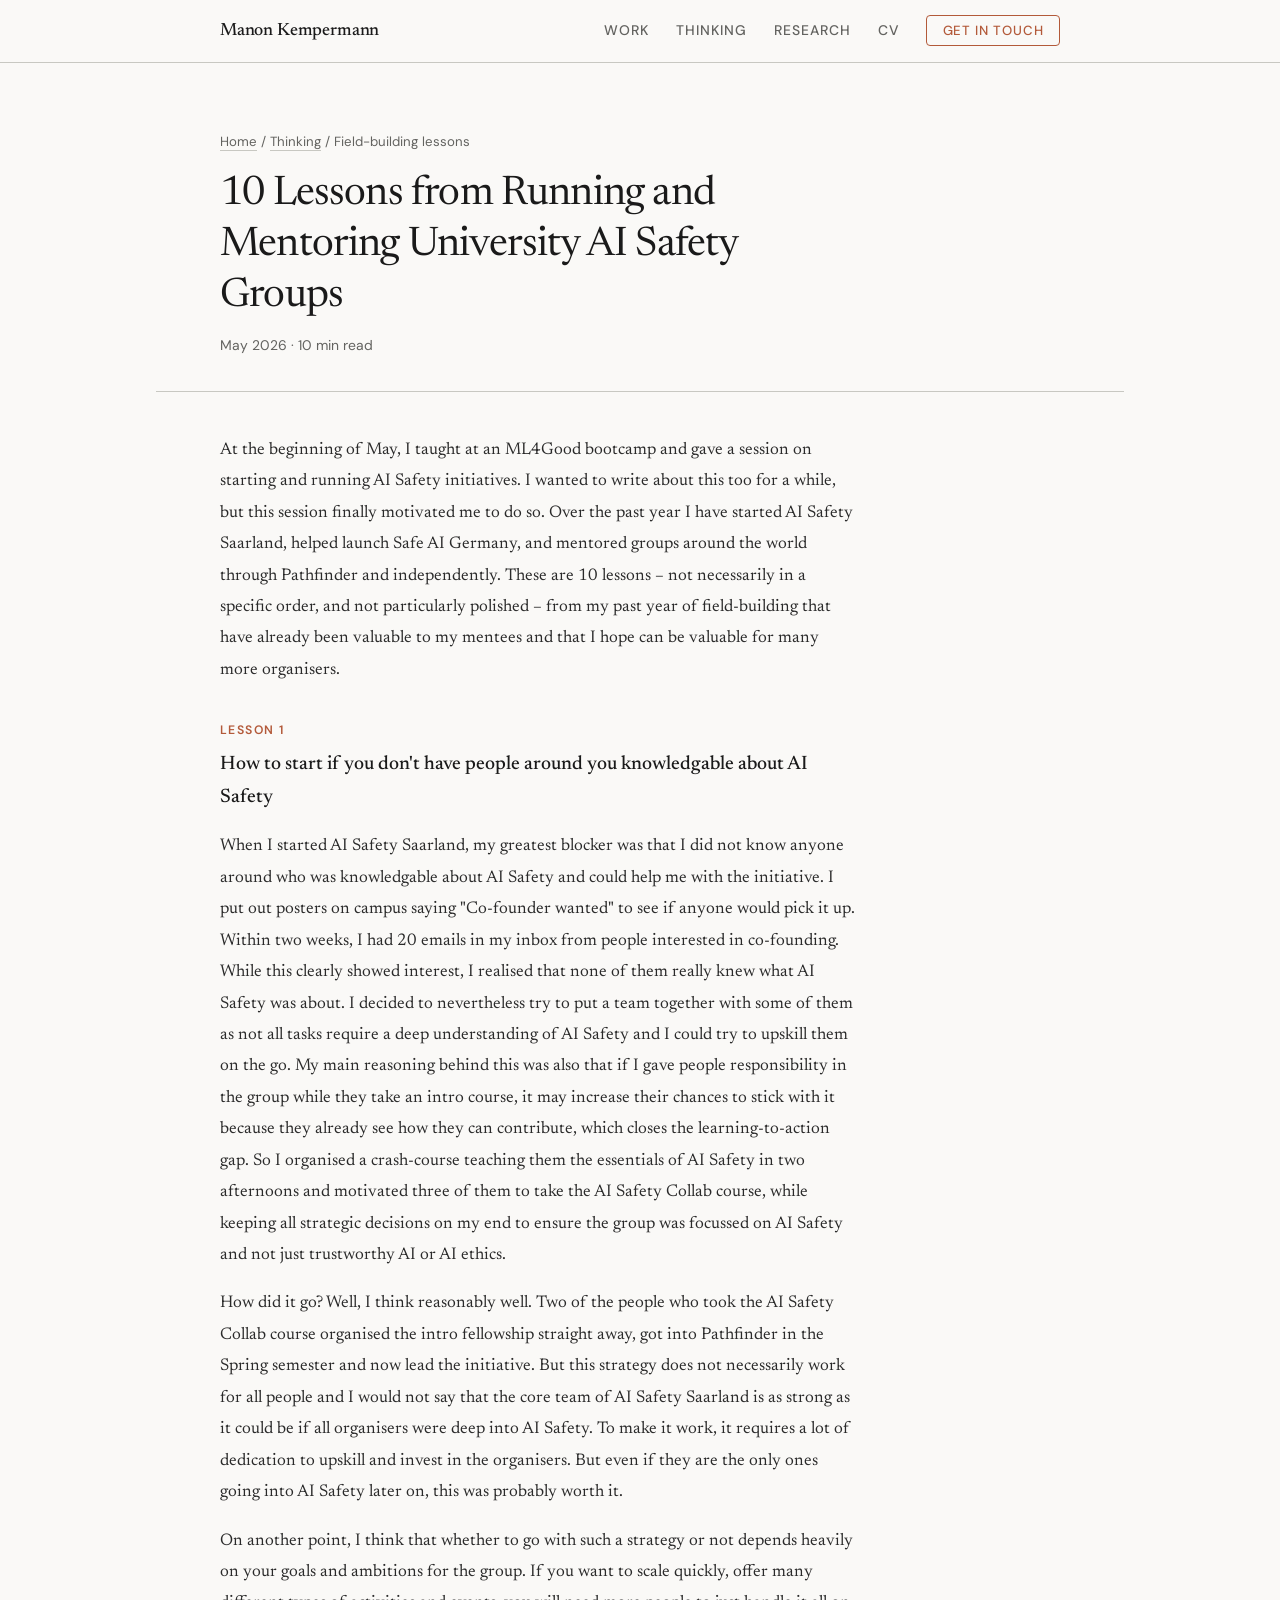
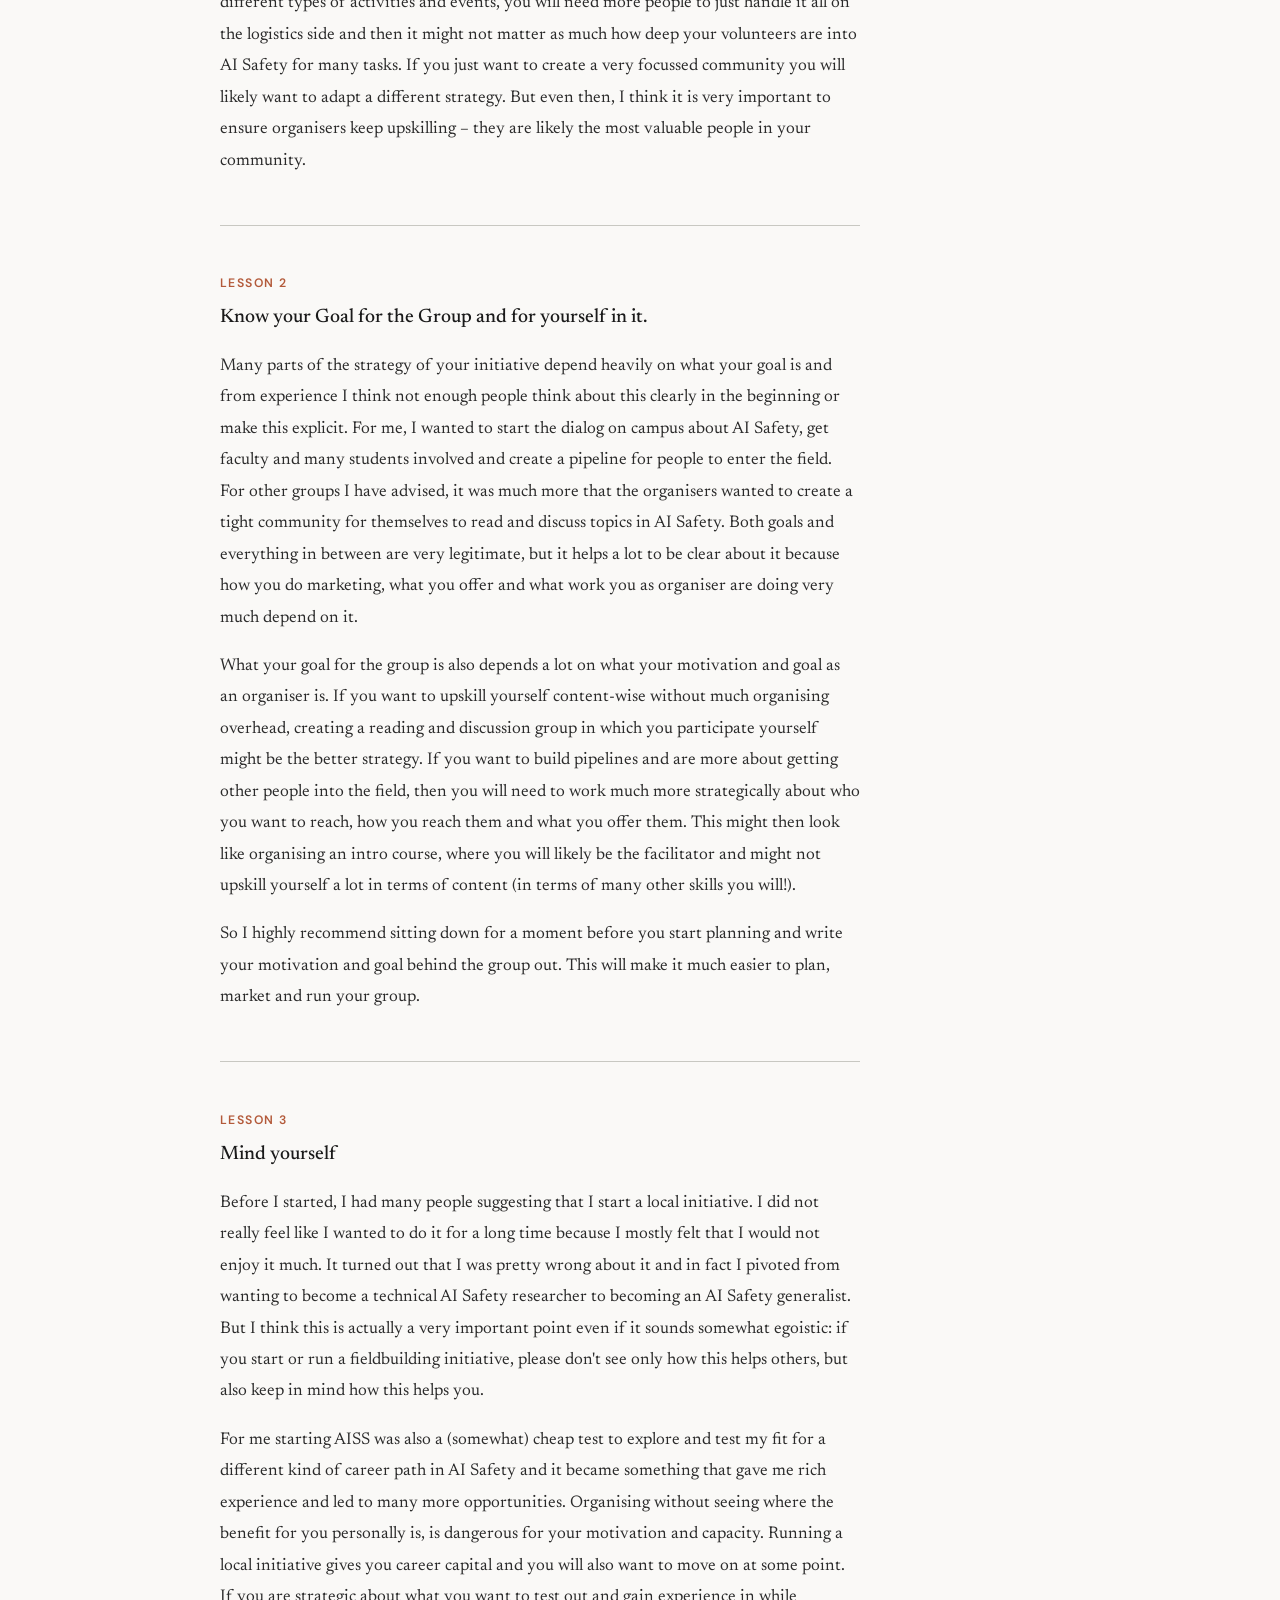
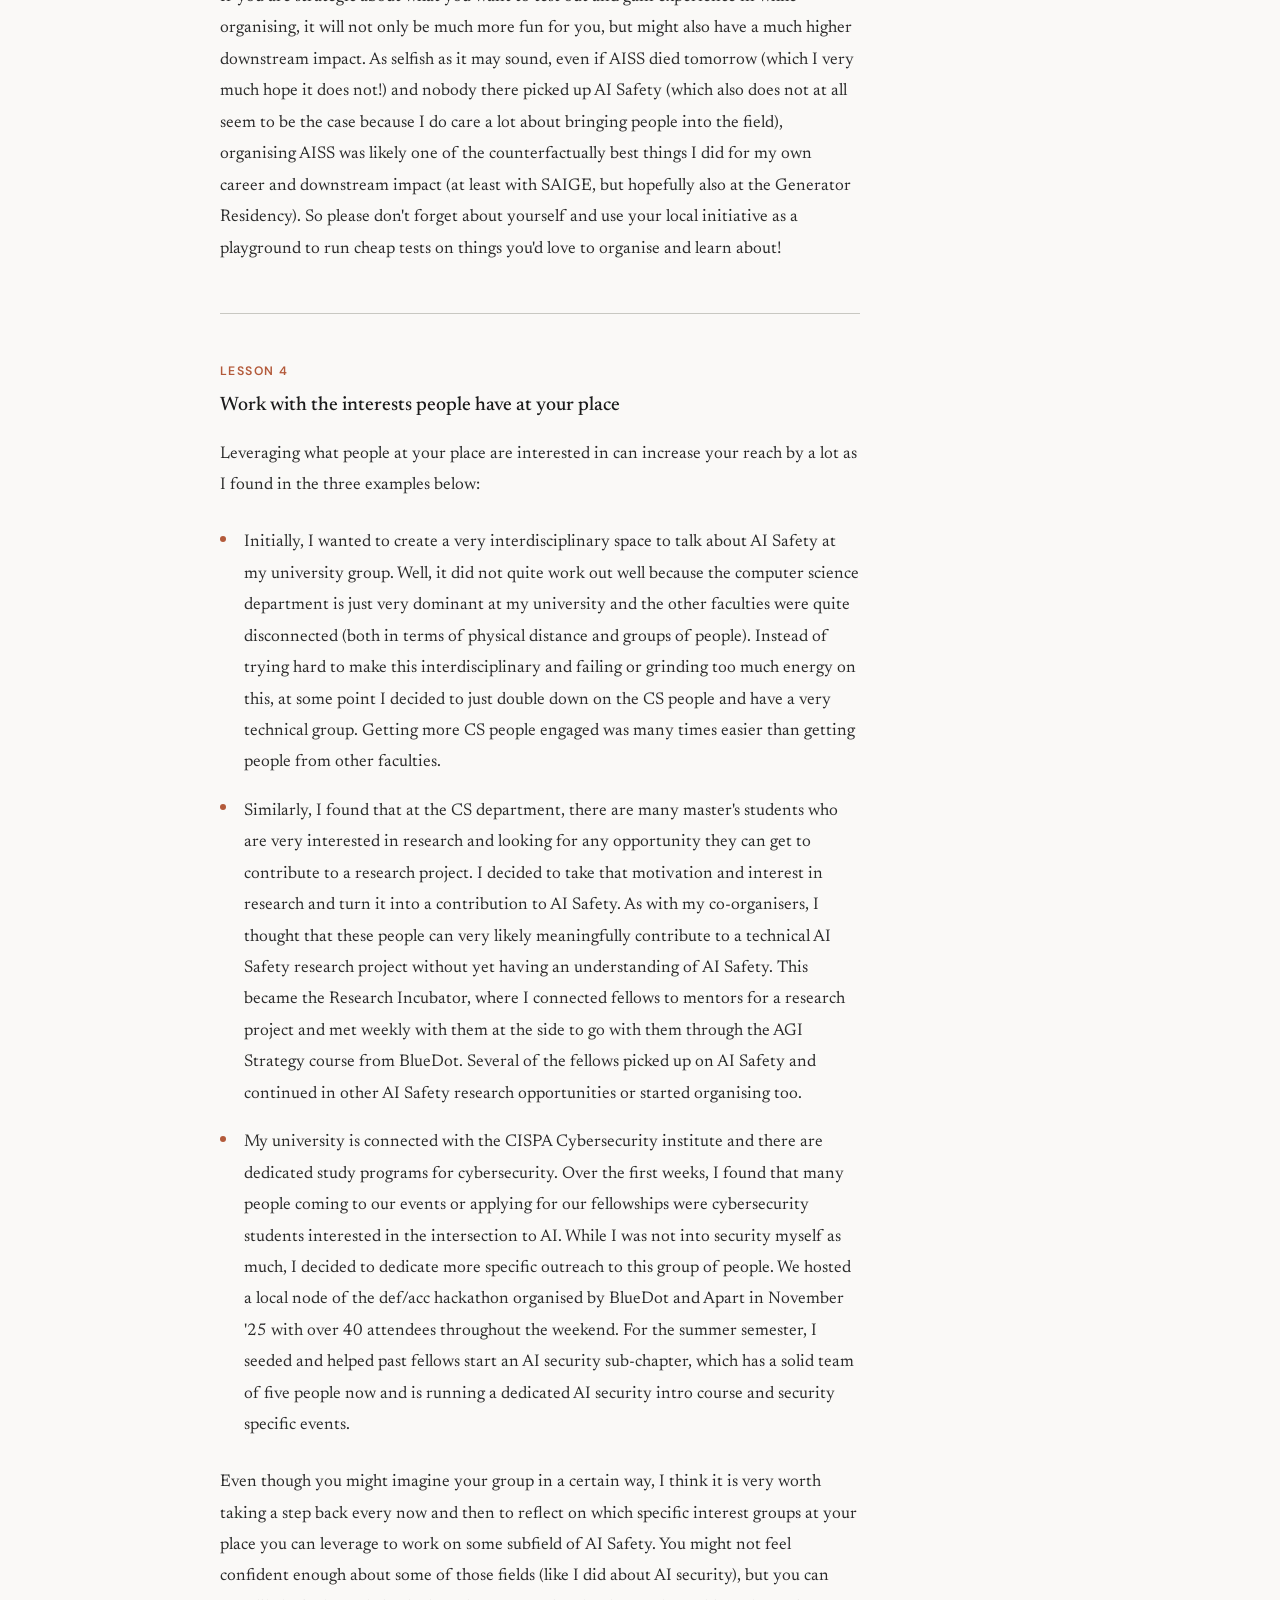
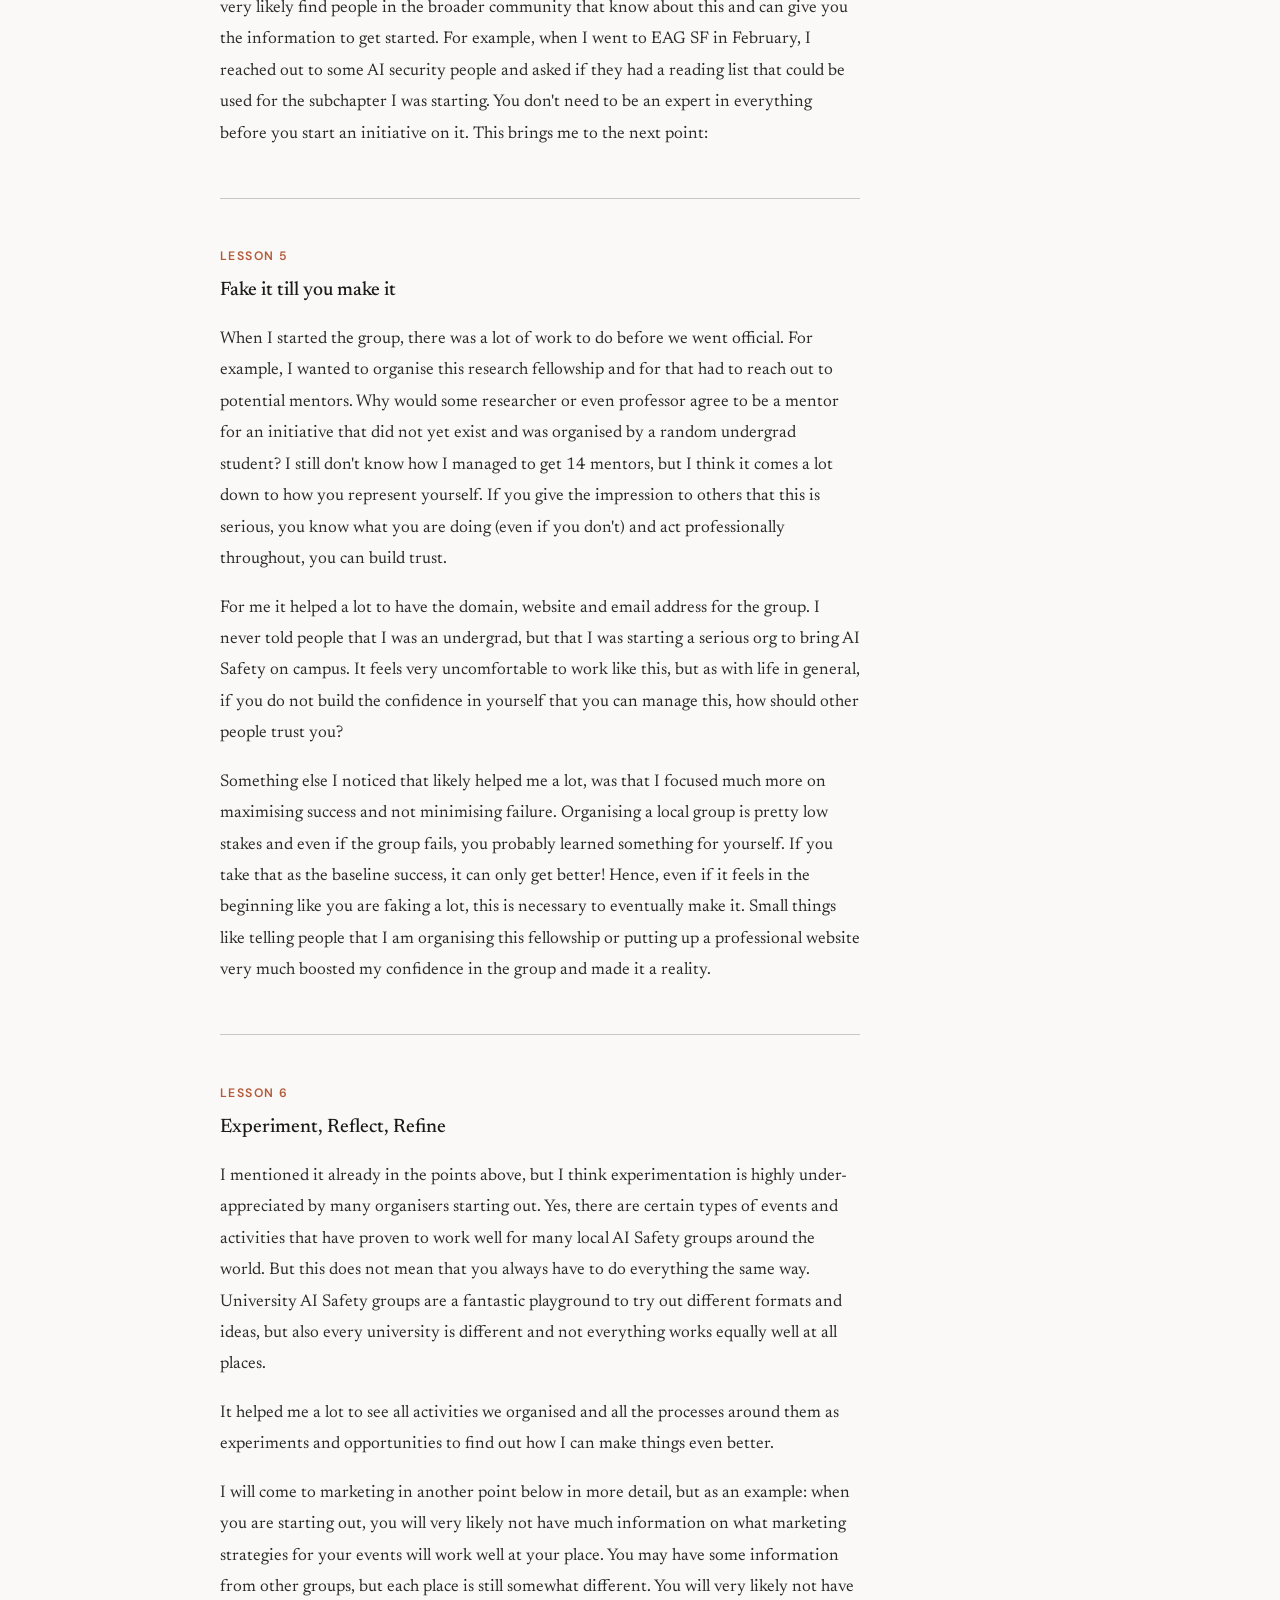
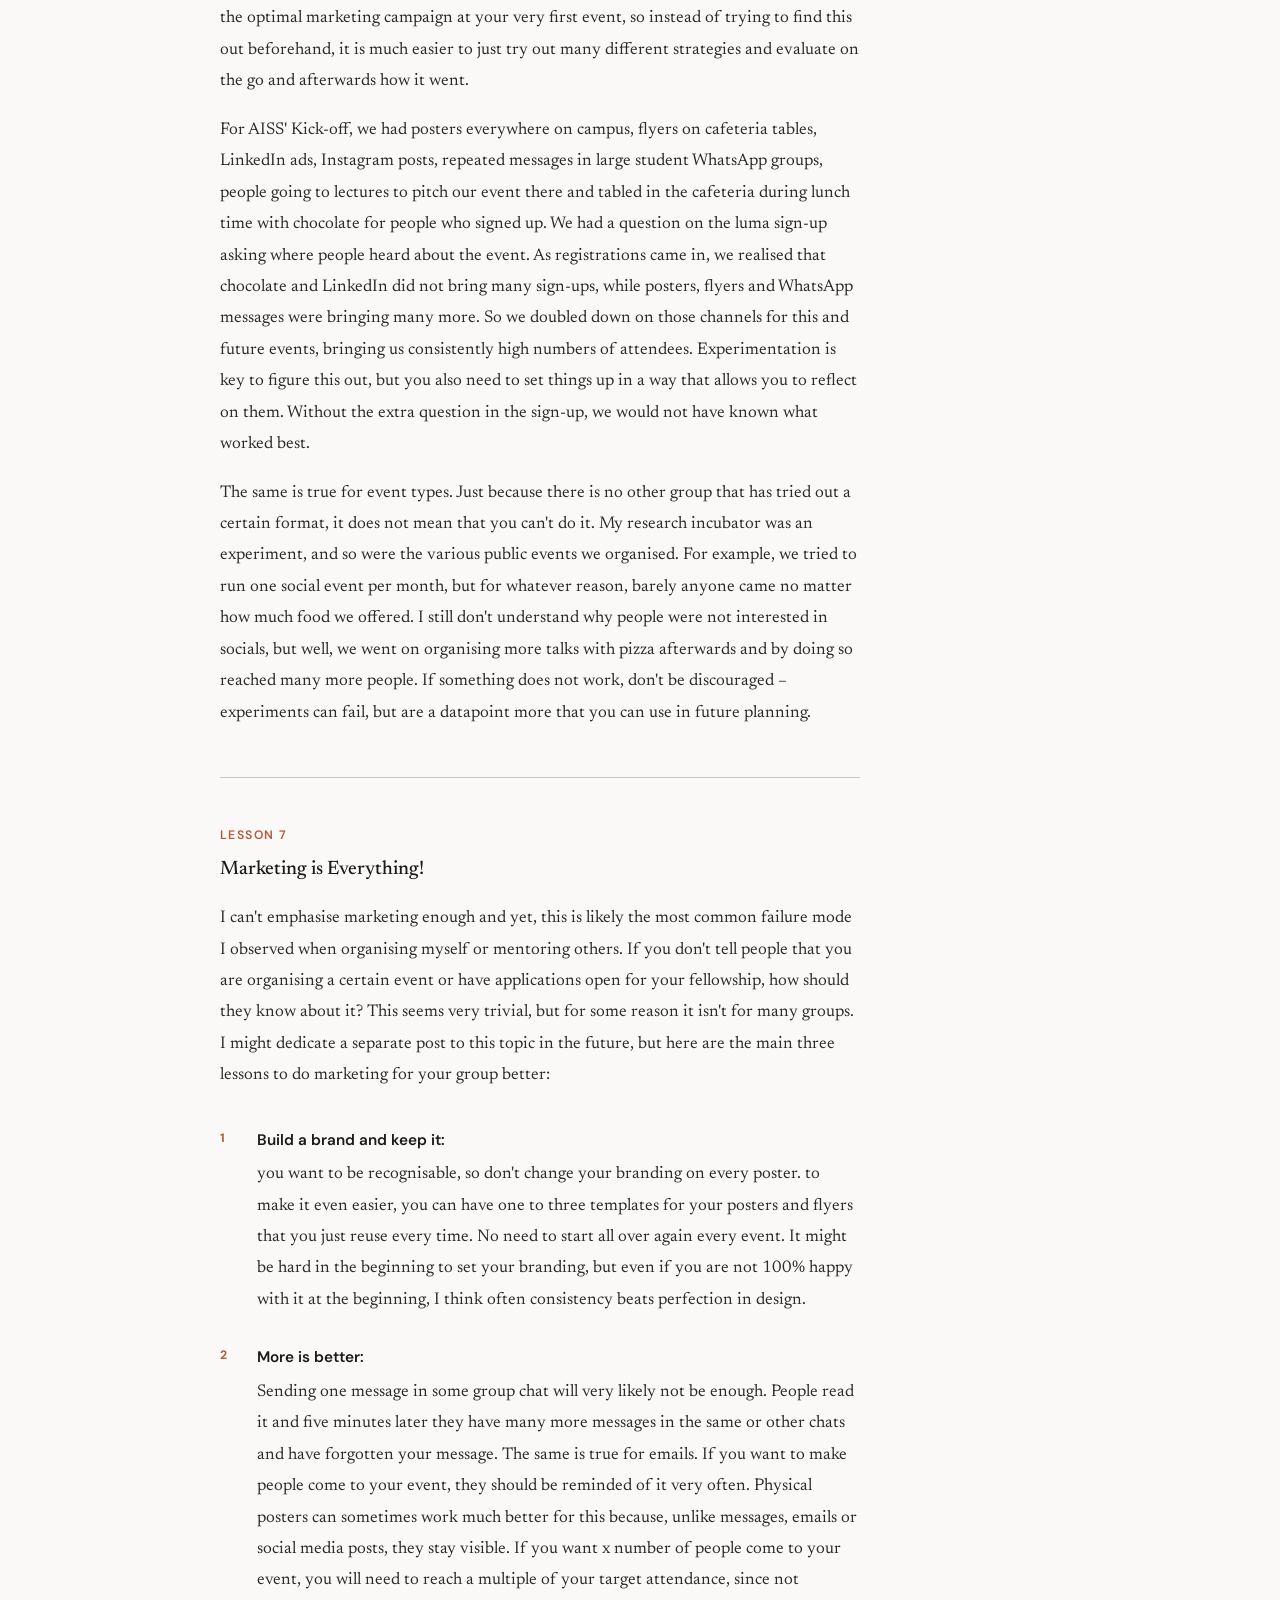
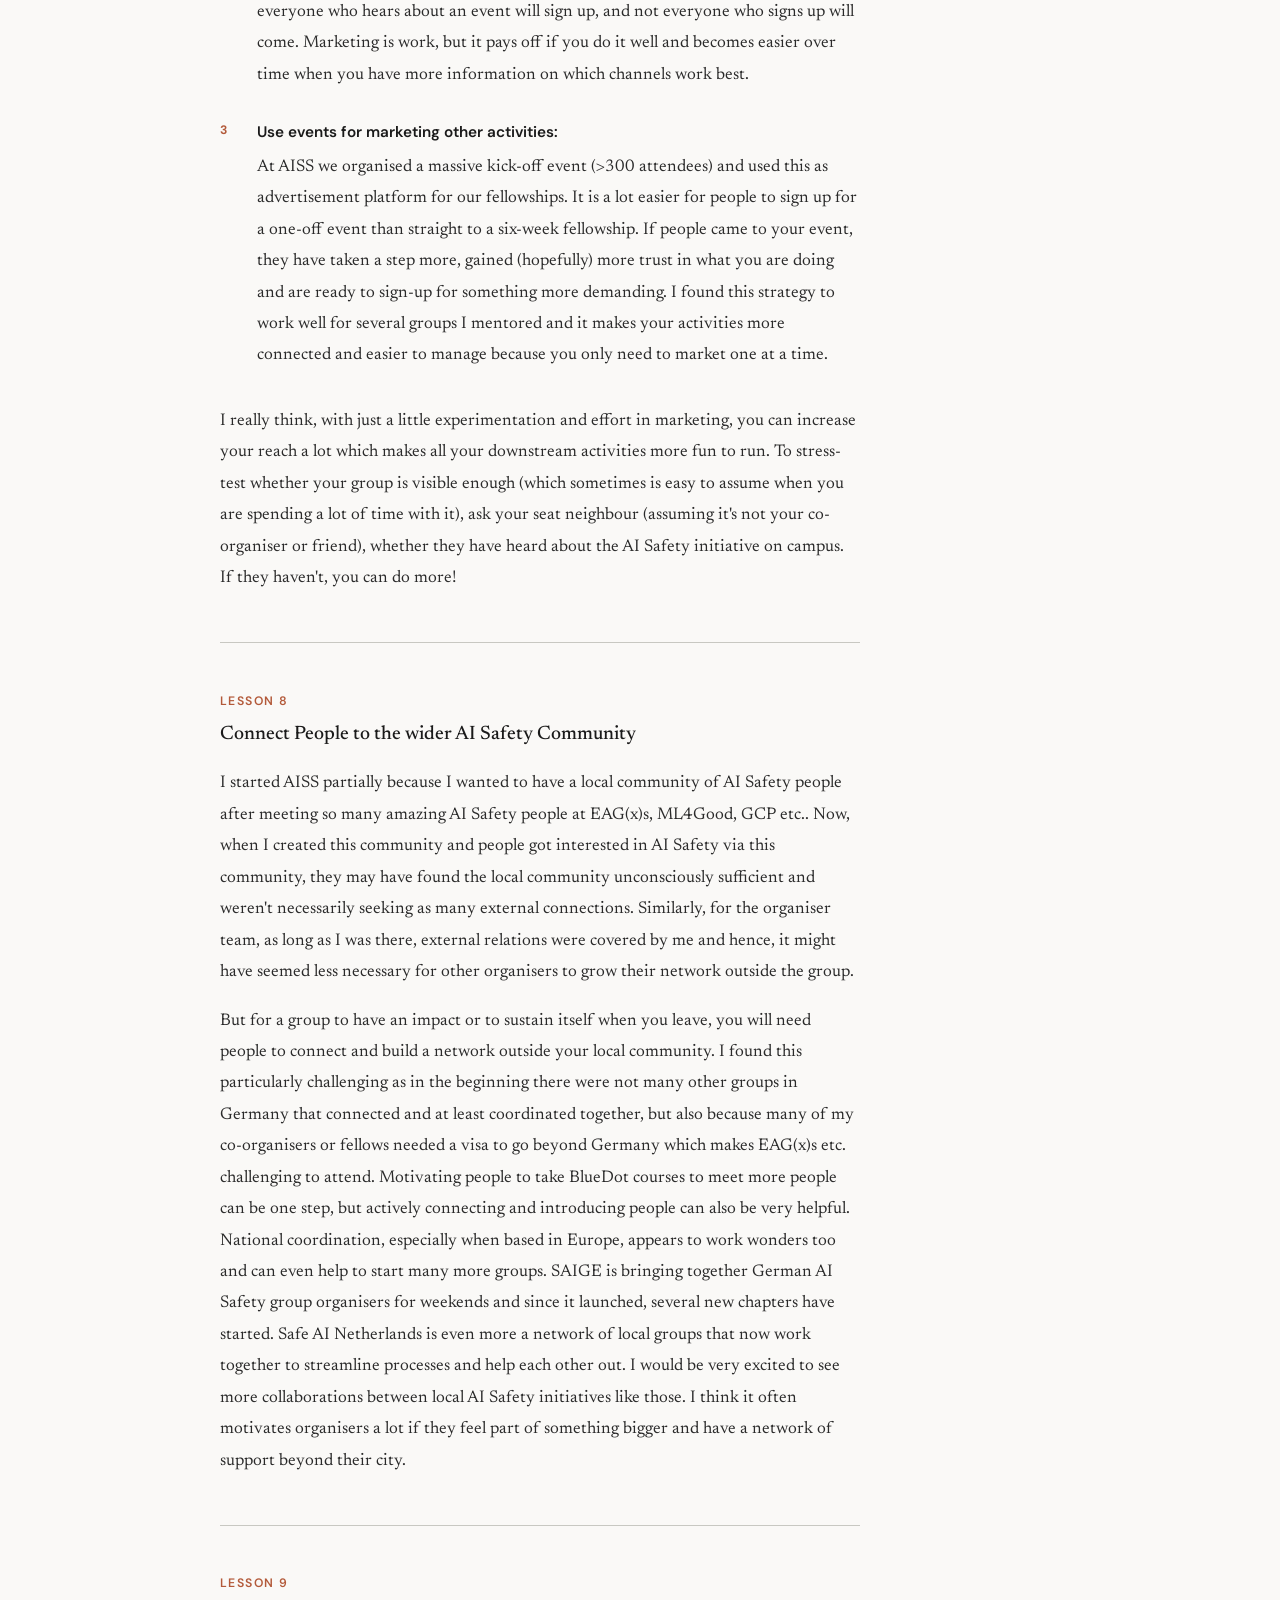
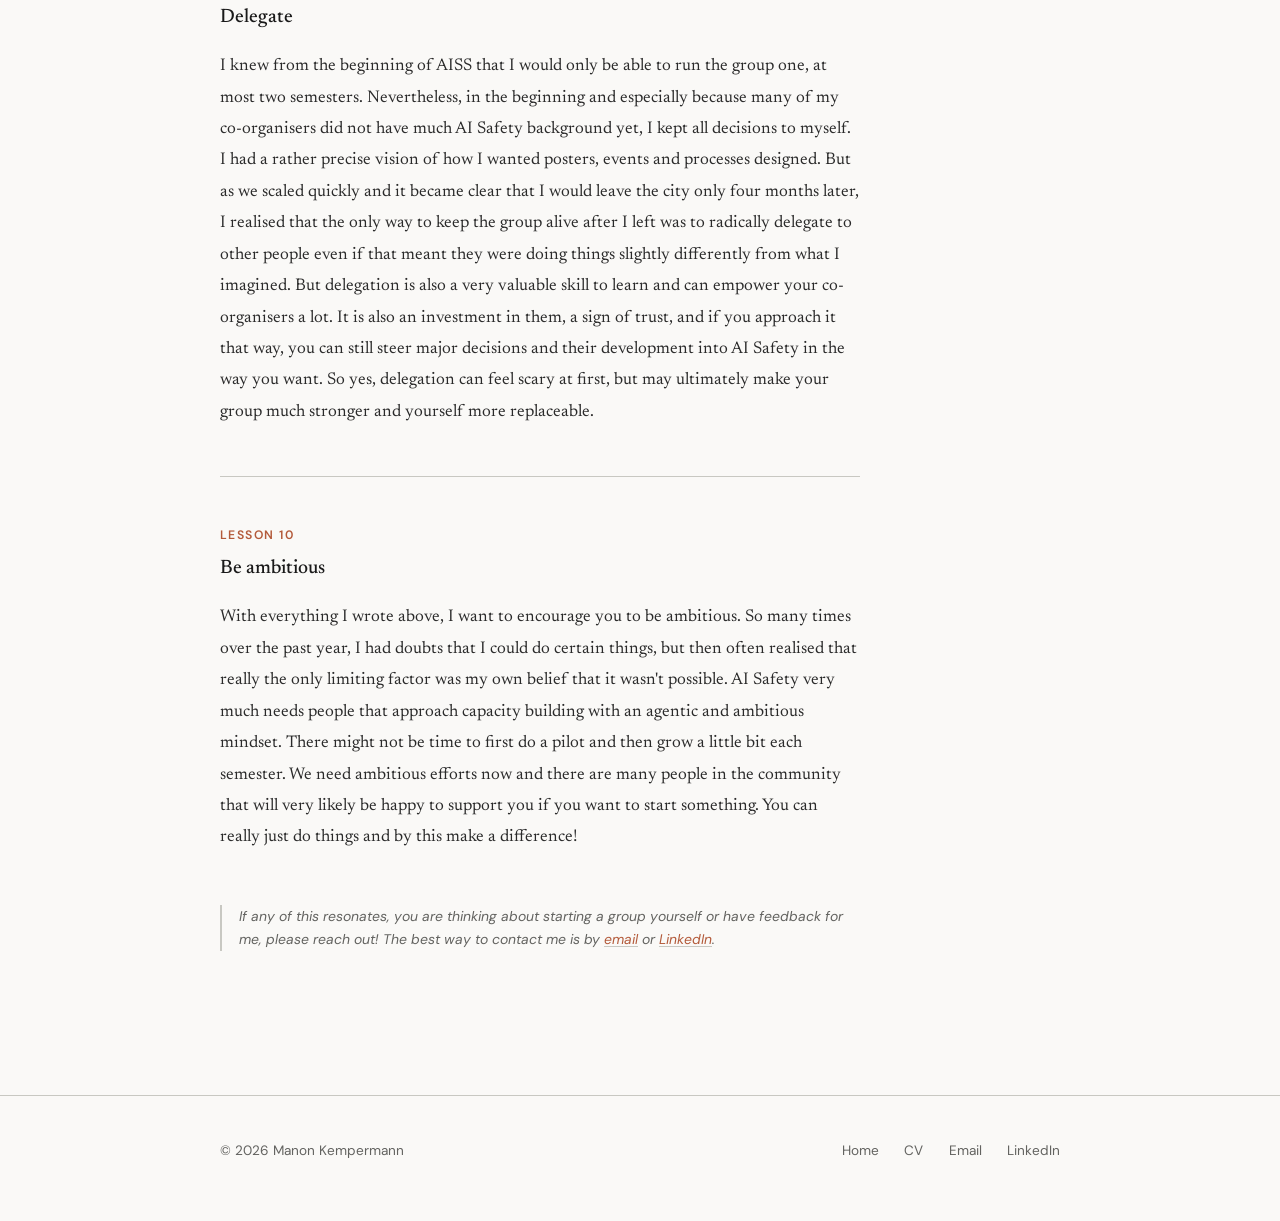
<file: ten-lessons.html>
<!DOCTYPE html>
<html lang="en">
<head>
  <meta charset="UTF-8">
  <meta name="viewport" content="width=device-width, initial-scale=1.0">
  <title>10 Lessons from Running and Mentoring University AI Safety Groups — Manon Kempermann</title>
  <link rel="preconnect" href="https://fonts.googleapis.com">
  <link rel="preconnect" href="https://fonts.gstatic.com" crossorigin>
  <link href="https://fonts.googleapis.com/css2?family=Newsreader:ital,opsz,wght@0,6..72,300;0,6..72,400;0,6..72,500;0,6..72,600;1,6..72,300;1,6..72,400;1,6..72,500&family=DM+Sans:ital,opsz,wght@0,9..40,300;0,9..40,400;0,9..40,500;0,9..40,600;1,9..40,400&display=swap" rel="stylesheet">
  <link rel="stylesheet" href="styles.css">
  <style>
    .lesson-block {
      margin-top: 2.8rem;
      padding-top: 2.8rem;
      border-top: 1px solid var(--rule);
    }
 
    .lesson-block:first-of-type {
      margin-top: 2rem;
      padding-top: 0;
      border-top: none;
    }
 
    .lesson-number {
      font-family: var(--sans);
      font-size: 0.72rem;
      font-weight: 600;
      text-transform: uppercase;
      letter-spacing: 0.12em;
      color: var(--accent);
      display: block;
      margin-bottom: 0.4rem;
    }
 
    .lesson-block h3 {
      margin-top: 0;
      margin-bottom: 1rem;
    }
 
    .prose ul.blog-list {
      list-style: none;
      padding: 0;
      margin: 1rem 0 1rem 0;
    }
 
    .prose ul.blog-list li {
      font-family: var(--serif);
      font-size: 1rem;
      line-height: 1.85;
      color: #2a2a2a;
      padding: 0.5rem 0 0.5rem 1.4rem;
      position: relative;
    }
 
    .prose ul.blog-list li::before {
      content: '';
      position: absolute;
      left: 0;
      top: 1em;
      width: 6px;
      height: 6px;
      border-radius: 50%;
      background: var(--accent);
    }
 
    .prose ol.blog-list {
      list-style: none;
      counter-reset: lesson-counter;
      padding: 0;
      margin: 1.2rem 0;
    }
 
    .prose ol.blog-list li {
      font-family: var(--serif);
      font-size: 1rem;
      line-height: 1.85;
      color: #2a2a2a;
      padding: 0.8rem 0 0.8rem 2.2rem;
      position: relative;
      counter-increment: lesson-counter;
    }
 
    .prose ol.blog-list li::before {
      content: counter(lesson-counter);
      position: absolute;
      left: 0;
      top: 0.85rem;
      font-family: var(--sans);
      font-size: 0.72rem;
      font-weight: 700;
      color: var(--accent);
      letter-spacing: 0.05em;
    }
 
    .prose ol.blog-list li strong {
      font-family: var(--sans);
      font-size: 0.9rem;
      font-weight: 600;
      color: var(--ink);
      display: block;
      margin-bottom: 0.3rem;
    }
 
    .blog-meta {
      font-family: var(--sans);
      font-size: 0.82rem;
      color: var(--mid);
      margin-top: 0.6rem;
    }
  </style>
</head>
<body>
 
  <nav>
    <div class="nav-inner">
      <a href="index.html" class="nav-name">Manon Kempermann</a>
      <button class="nav-toggle" aria-label="Menu" onclick="document.querySelector('.nav-links').classList.toggle('open')">
        <span></span><span></span>
      </button>
      <ul class="nav-links">
        <li><a href="index.html#projects">Work</a></li>
        <li><a href="thinking.html">Thinking</a></li>
        <li><a href="index.html#publications">Research</a></li>
        <li><a href="pdf/260924_Manon_Kempermann_CV.pdf">CV</a></li>
        <li><a href="mailto:manon@kempermann.email" class="nav-cta">Get in touch</a></li>
      </ul>
    </div>
  </nav>
 
  <div class="page-header">
    <p class="breadcrumb"><a href="index.html">Home</a> / <a href="thinking.html">Thinking</a> / Field-building lessons</p>
    <h1>10 Lessons from Running and Mentoring University AI Safety Groups</h1>
    <p class="blog-meta">May 2026 · 10 min read</p>
  </div>
 
  <div class="page-body">
    <div class="prose">
 
      <p>At the beginning of May, I taught at an ML4Good bootcamp and gave a session on starting and running AI Safety initiatives. I wanted to write about this too for a while, but this session finally motivated me to do so.
Over the past year I have started AI Safety Saarland, helped launch Safe AI Germany, and mentored groups around the world through Pathfinder and independently. These are 10 lessons – not necessarily in a specific order, and not particularly polished – from my past year of field-building that have already been valuable to my mentees and that I hope can be valuable for many more organisers.</p>
 
      <!-- ═══ LESSON 1 ═══ -->
      <div class="lesson-block">
        <span class="lesson-number">Lesson 1</span>
        <h3>How to start if you don't have people around you knowledgable about AI Safety</h3>
 
        <p>When I started AI Safety Saarland, my greatest blocker was that I did not know anyone around who was knowledgable about AI Safety and could help me with the initiative. I put out posters on campus saying "Co-founder wanted" to see if anyone would pick it up. Within two weeks, I had 20 emails in my inbox from people interested in co-founding. While this clearly showed interest, I realised that none of them really knew what AI Safety was about. I decided to nevertheless try to put a team together with some of them as not all tasks require a deep understanding of AI Safety and I could try to upskill them on the go. My main reasoning behind this was also that if I gave people responsibility in the group while they take an intro course, it may increase their chances to stick with it because they already see how they can contribute, which closes the learning-to-action gap. So I organised a crash-course teaching them the essentials of AI Safety in two afternoons and motivated three of them to take the AI Safety Collab course, while keeping all strategic decisions on my end to ensure the group was focussed on AI Safety and not just trustworthy AI or AI ethics.</p>
 
        <p>How did it go? Well, I think reasonably well. Two of the people who took the AI Safety Collab course organised the intro fellowship straight away, got into Pathfinder in the Spring semester and now lead the initiative. But this strategy does not necessarily work for all people and I would not say that the core team of AI Safety Saarland is as strong as it could be if all organisers were deep into AI Safety. To make it work, it requires a lot of dedication to upskill and invest in the organisers. But even if they are the only ones going into AI Safety later on, this was probably worth it.</p>
 
        <p>On another point, I think that whether to go with such a strategy or not depends heavily on your goals and ambitions for the group. If you want to scale quickly, offer many different types of activities and events, you will need more people to just handle it all on the logistics side and then it might not matter as much how deep your volunteers are into AI Safety for many tasks. If you just want to create a very focussed community you will likely want to adapt a different strategy. But even then, I think it is very important to ensure organisers keep upskilling – they are likely the most valuable people in your community.</p>
      </div>
 
      <!-- ═══ LESSON 2 ═══ -->
      <div class="lesson-block">
        <span class="lesson-number">Lesson 2</span>
        <h3>Know your Goal for the Group and for yourself in it.</h3>
 
        <p>Many parts of the strategy of your initiative depend heavily on what your goal is and from experience I think not enough people think about this clearly in the beginning or make this explicit. For me, I wanted to start the dialog on campus about AI Safety, get faculty and many students involved and create a pipeline for people to enter the field. For other groups I have advised, it was much more that the organisers wanted to create a tight community for themselves to read and discuss topics in AI Safety. Both goals and everything in between are very legitimate, but it helps a lot to be clear about it because how you do marketing, what you offer and what work you as organiser are doing very much depend on it.</p>
 
        <p>What your goal for the group is also depends a lot on what your motivation and goal as an organiser is. If you want to upskill yourself content-wise without much organising overhead, creating a reading and discussion group in which you participate yourself might be the better strategy. If you want to build pipelines and are more about getting other people into the field, then you will need to work much more strategically about who you want to reach, how you reach them and what you offer them. This might then look like organising an intro course, where you will likely be the facilitator and might not upskill yourself a lot in terms of content (in terms of many other skills you will!).</p>
 
        <p>So I highly recommend sitting down for a moment before you start planning and write your motivation and goal behind the group out. This will make it much easier to plan, market and run your group.</p>
      </div>
 
      <!-- ═══ LESSON 3 ═══ -->
      <div class="lesson-block">
        <span class="lesson-number">Lesson 3</span>
        <h3>Mind yourself</h3>
 
        <p>Before I started, I had many people suggesting that I start a local initiative. I did not really feel like I wanted to do it for a long time because I mostly felt that I would not enjoy it much. It turned out that I was pretty wrong about it and in fact I pivoted from wanting to become a technical AI Safety researcher to becoming an AI Safety generalist. But I think this is actually a very important point even if it sounds somewhat egoistic: if you start or run a fieldbuilding initiative, please don't see only how this helps others, but also keep in mind how this helps you.</p>
 
        <p>For me starting AISS was also a (somewhat) cheap test to explore and test my fit for a different kind of career path in AI Safety and it became something that gave me rich experience and led to many more opportunities. Organising without seeing where the benefit for you personally is, is dangerous for your motivation and capacity. Running a local initiative gives you career capital and you will also want to move on at some point. If you are strategic about what you want to test out and gain experience in while organising, it will not only be much more fun for you, but might also have a much higher downstream impact. As selfish as it may sound, even if AISS died tomorrow (which I very much hope it does not!) and nobody there picked up AI Safety (which also does not at all seem to be the case because I do care a lot about bringing people into the field), organising AISS was likely one of the counterfactually best things I did for my own career and downstream impact (at least with SAIGE, but hopefully also at the Generator Residency). So please don't forget about yourself and use your local initiative as a playground to run cheap tests on things you'd love to organise and learn about!</p>
      </div>
 
      <!-- ═══ LESSON 4 ═══ -->
      <div class="lesson-block">
        <span class="lesson-number">Lesson 4</span>
        <h3>Work with the interests people have at your place</h3>
 
        <p>Leveraging what people at your place are interested in can increase your reach by a lot as I found in the three examples below:</p>
 
        <ul class="blog-list">
          <li>Initially, I wanted to create a very interdisciplinary space to talk about AI Safety at my university group. Well, it did not quite work out well because the computer science department is just very dominant at my university and the other faculties were quite disconnected (both in terms of physical distance and groups of people). Instead of trying hard to make this interdisciplinary and failing or grinding too much energy on this, at some point I decided to just double down on the CS people and have a very technical group. Getting more CS people engaged was many times easier than getting people from other faculties.</li>
          <li>Similarly, I found that at the CS department, there are many master's students who are very interested in research and looking for any opportunity they can get to contribute to a research project. I decided to take that motivation and interest in research and turn it into a contribution to AI Safety. As with my co-organisers, I thought that these people can very likely meaningfully contribute to a technical AI Safety research project without yet having an understanding of AI Safety. This became the Research Incubator, where I connected fellows to mentors for a research project and met weekly with them at the side to go with them through the AGI Strategy course from BlueDot. Several of the fellows picked up on AI Safety and continued in other AI Safety research opportunities or started organising too.</li>
          <li>My university is connected with the CISPA Cybersecurity institute and there are dedicated study programs for cybersecurity. Over the first weeks, I found that many people coming to our events or applying for our fellowships were cybersecurity students interested in the intersection to AI. While I was not into security myself as much, I decided to dedicate more specific outreach to this group of people. We hosted a local node of the def/acc hackathon organised by BlueDot and Apart in November '25 with over 40 attendees throughout the weekend. For the summer semester, I seeded and helped past fellows start an AI security sub-chapter, which has a solid team of five people now and is running a dedicated AI security intro course and security specific events.</li>
        </ul>
 
        <p>Even though you might imagine your group in a certain way, I think it is very worth taking a step back every now and then to reflect on which specific interest groups at your place you can leverage to work on some subfield of AI Safety. You might not feel confident enough about some of those fields (like I did about AI security), but you can very likely find people in the broader community that know about this and can give you the information to get started. For example, when I went to EAG SF in February, I reached out to some AI security people and asked if they had a reading list that could be used for the subchapter I was starting. You don't need to be an expert in everything before you start an initiative on it. This brings me to the next point:</p>
      </div>
 
      <!-- ═══ LESSON 5 ═══ -->
      <div class="lesson-block">
        <span class="lesson-number">Lesson 5</span>
        <h3>Fake it till you make it</h3>
 
        <p>When I started the group, there was a lot of work to do before we went official. For example, I wanted to organise this research fellowship and for that had to reach out to potential mentors. Why would some researcher or even professor agree to be a mentor for an initiative that did not yet exist and was organised by a random undergrad student? I still don't know how I managed to get 14 mentors, but I think it comes a lot down to how you represent yourself. If you give the impression to others that this is serious, you know what you are doing (even if you don't) and act professionally throughout, you can build trust.</p>
 
        <p>For me it helped a lot to have the domain, website and email address for the group. I never told people that I was an undergrad, but that I was starting a serious org to bring AI Safety on campus. It feels very uncomfortable to work like this, but as with life in general, if you do not build the confidence in yourself that you can manage this, how should other people trust you?</p>
 
        <p>Something else I noticed that likely helped me a lot, was that I focused much more on maximising success and not minimising failure. Organising a local group is pretty low stakes and even if the group fails, you probably learned something for yourself. If you take that as the baseline success, it can only get better! Hence, even if it feels in the beginning like you are faking a lot, this is necessary to eventually make it. Small things like telling people that I am organising this fellowship or putting up a professional website very much boosted my confidence in the group and made it a reality.</p>
      </div>
 
      <!-- ═══ LESSON 6 ═══ -->
      <div class="lesson-block">
        <span class="lesson-number">Lesson 6</span>
        <h3>Experiment, Reflect, Refine</h3>
 
        <p>I mentioned it already in the points above, but I think experimentation is highly under-appreciated by many organisers starting out. Yes, there are certain types of events and activities that have proven to work well for many local AI Safety groups around the world. But this does not mean that you always have to do everything the same way. University AI Safety groups are a fantastic playground to try out different formats and ideas, but also every university is different and not everything works equally well at all places.</p>
 
        <p>It helped me a lot to see all activities we organised and all the processes around them as experiments and opportunities to find out how I can make things even better.</p>
 
        <p>I will come to marketing in another point below in more detail, but as an example: when you are starting out, you will very likely not have much information on what marketing strategies for your events will work well at your place. You may have some information from other groups, but each place is still somewhat different. You will very likely not have the optimal marketing campaign at your very first event, so instead of trying to find this out beforehand, it is much easier to just try out many different strategies and evaluate on the go and afterwards how it went.</p>
 
        <p>For AISS' Kick-off, we had posters everywhere on campus, flyers on cafeteria tables, LinkedIn ads, Instagram posts, repeated messages in large student WhatsApp groups, people going to lectures to pitch our event there and tabled in the cafeteria during lunch time with chocolate for people who signed up. We had a question on the luma sign-up asking where people heard about the event. As registrations came in, we realised that chocolate and LinkedIn did not bring many sign-ups, while posters, flyers and WhatsApp messages were bringing many more. So we doubled down on those channels for this and future events, bringing us consistently high numbers of attendees. Experimentation is key to figure this out, but you also need to set things up in a way that allows you to reflect on them. Without the extra question in the sign-up, we would not have known what worked best.</p>
 
        <p>The same is true for event types. Just because there is no other group that has tried out a certain format, it does not mean that you can't do it. My research incubator was an experiment, and so were the various public events we organised. For example, we tried to run one social event per month, but for whatever reason, barely anyone came no matter how much food we offered. I still don't understand why people were not interested in socials, but well, we went on organising more talks with pizza afterwards and by doing so reached many more people. If something does not work, don't be discouraged – experiments can fail, but are a datapoint more that you can use in future planning.</p>
      </div>
 
      <!-- ═══ LESSON 7 ═══ -->
      <div class="lesson-block">
        <span class="lesson-number">Lesson 7</span>
        <h3>Marketing is Everything!</h3>
 
        <p>I can't emphasise marketing enough and yet, this is likely the most common failure mode I observed when organising myself or mentoring others. If you don't tell people that you are organising a certain event or have applications open for your fellowship, how should they know about it? This seems very trivial, but for some reason it isn't for many groups. I might dedicate a separate post to this topic in the future, but here are the main three lessons to do marketing for your group better:</p>
 
        <ol class="blog-list">
          <li><strong>Build a brand and keep it:</strong> you want to be recognisable, so don't change your branding on every poster. to make it even easier, you can have one to three templates for your posters and flyers that you just reuse every time. No need to start all over again every event. It might be hard in the beginning to set your branding, but even if you are not 100% happy with it at the beginning, I think often consistency beats perfection in design.</li>
          <li><strong>More is better:</strong> Sending one message in some group chat will very likely not be enough. People read it and five minutes later they have many more messages in the same or other chats and have forgotten your message. The same is true for emails. If you want to make people come to your event, they should be reminded of it very often. Physical posters can sometimes work much better for this because, unlike messages, emails or social media posts, they stay visible. If you want x number of people come to your event, you will need to reach a multiple of your target attendance, since not everyone who hears about an event will sign up, and not everyone who signs up will come. Marketing is work, but it pays off if you do it well and becomes easier over time when you have more information on which channels work best.</li>
          <li><strong>Use events for marketing other activities:</strong> At AISS we organised a massive kick-off event (&gt;300 attendees) and used this as advertisement platform for our fellowships. It is a lot easier for people to sign up for a one-off event than straight to a six-week fellowship. If people came to your event, they have taken a step more, gained (hopefully) more trust in what you are doing and are ready to sign-up for something more demanding. I found this strategy to work well for several groups I mentored and it makes your activities more connected and easier to manage because you only need to market one at a time.</li>
        </ol>
 
        <p>I really think, with just a little experimentation and effort in marketing, you can increase your reach a lot which makes all your downstream activities more fun to run. To stress-test whether your group is visible enough (which sometimes is easy to assume when you are spending a lot of time with it), ask your seat neighbour (assuming it's not your co-organiser or friend), whether they have heard about the AI Safety initiative on campus. If they haven't, you can do more!</p>
      </div>
 
      <!-- ═══ LESSON 8 ═══ -->
      <div class="lesson-block">
        <span class="lesson-number">Lesson 8</span>
        <h3>Connect People to the wider AI Safety Community</h3>
 
        <p>I started AISS partially because I wanted to have a local community of AI Safety people after meeting so many amazing AI Safety people at EAG(x)s, ML4Good, GCP etc.. Now, when I created this community and people got interested in AI Safety via this community, they may have found the local community unconsciously sufficient and weren't necessarily seeking as many external connections. Similarly, for the organiser team, as long as I was there, external relations were covered by me and hence, it might have seemed less necessary for other organisers to grow their network outside the group.</p>
 
        <p>But for a group to have an impact or to sustain itself when you leave, you will need people to connect and build a network outside your local community. I found this particularly challenging as in the beginning there were not many other groups in Germany that connected and at least coordinated together, but also because many of my co-organisers or fellows needed a visa to go beyond Germany which makes EAG(x)s etc. challenging to attend. Motivating people to take BlueDot courses to meet more people can be one step, but actively connecting and introducing people can also be very helpful. National coordination, especially when based in Europe, appears to work wonders too and can even help to start many more groups. SAIGE is bringing together German AI Safety group organisers for weekends and since it launched, several new chapters have started. Safe AI Netherlands is even more a network of local groups that now work together to streamline processes and help each other out. I would be very excited to see more collaborations between local AI Safety initiatives like those. I think it often motivates organisers a lot if they feel part of something bigger and have a network of support beyond their city.</p>
      </div>
 
      <!-- ═══ LESSON 9 ═══ -->
      <div class="lesson-block">
        <span class="lesson-number">Lesson 9</span>
        <h3>Delegate</h3>
 
        <p>I knew from the beginning of AISS that I would only be able to run the group one, at most two semesters. Nevertheless, in the beginning and especially because many of my co-organisers did not have much AI Safety background yet, I kept all decisions to myself. I had a rather precise vision of how I wanted posters, events and processes designed. But as we scaled quickly and it became clear that I would leave the city only four months later, I realised that the only way to keep the group alive after I left was to radically delegate to other people even if that meant they were doing things slightly differently from what I imagined. But delegation is also a very valuable skill to learn and can empower your co-organisers a lot. It is also an investment in them, a sign of trust, and if you approach it that way, you can still steer major decisions and their development into AI Safety in the way you want. So yes, delegation can feel scary at first, but may ultimately make your group much stronger and yourself more replaceable.</p>
      </div>
 
      <!-- ═══ LESSON 10 ═══ -->
      <div class="lesson-block">
        <span class="lesson-number">Lesson 10</span>
        <h3>Be ambitious</h3>
 
        <p>With everything I wrote above, I want to encourage you to be ambitious. So many times over the past year, I had doubts that I could do certain things, but then often realised that really the only limiting factor was my own belief that it wasn't possible. AI Safety very much needs people that approach capacity building with an agentic and ambitious mindset. There might not be time to first do a pilot and then grow a little bit each semester. We need ambitious efforts now and there are many people in the community that will very likely be happy to support you if you want to start something. You can really just do things and by this make a difference!</p>
      </div>

      <!-- ═══ OUTRO ═══ -->
      <div class="aside-note" style="margin-top: 3rem;">
        If any of this resonates, you are thinking about starting a group yourself or have feedback for me, please reach out!
        The best way to contact me is by <a href="mailto:manon@kempermann.email">email</a> or
        <a href="https://www.linkedin.com/in/manon-kempermann-%F0%9F%94%B6-0a8396263/">LinkedIn</a>.
      </div>

    </div>
  </div>

  <footer>
    <div class="footer-inner">
      <p>&copy; 2026 Manon Kempermann</p>
      <div class="footer-links">
        <a href="index.html">Home</a>
        <a href="pdf/260924_Manon_Kempermann_CV.pdf">CV</a>
        <a href="mailto:manon@kempermann.email">Email</a>
        <a href="https://www.linkedin.com/in/manon-kempermann-%F0%9F%94%B6-0a8396263/">LinkedIn</a>
      </div>
    </div>
  </footer>

  <script>
    document.querySelectorAll('a[href^="http"], a[href^="pdf/"]').forEach(a => {
      a.target = '_blank';
      a.rel = 'noopener noreferrer';
    });
  </script>

</body>
</html>
</file>
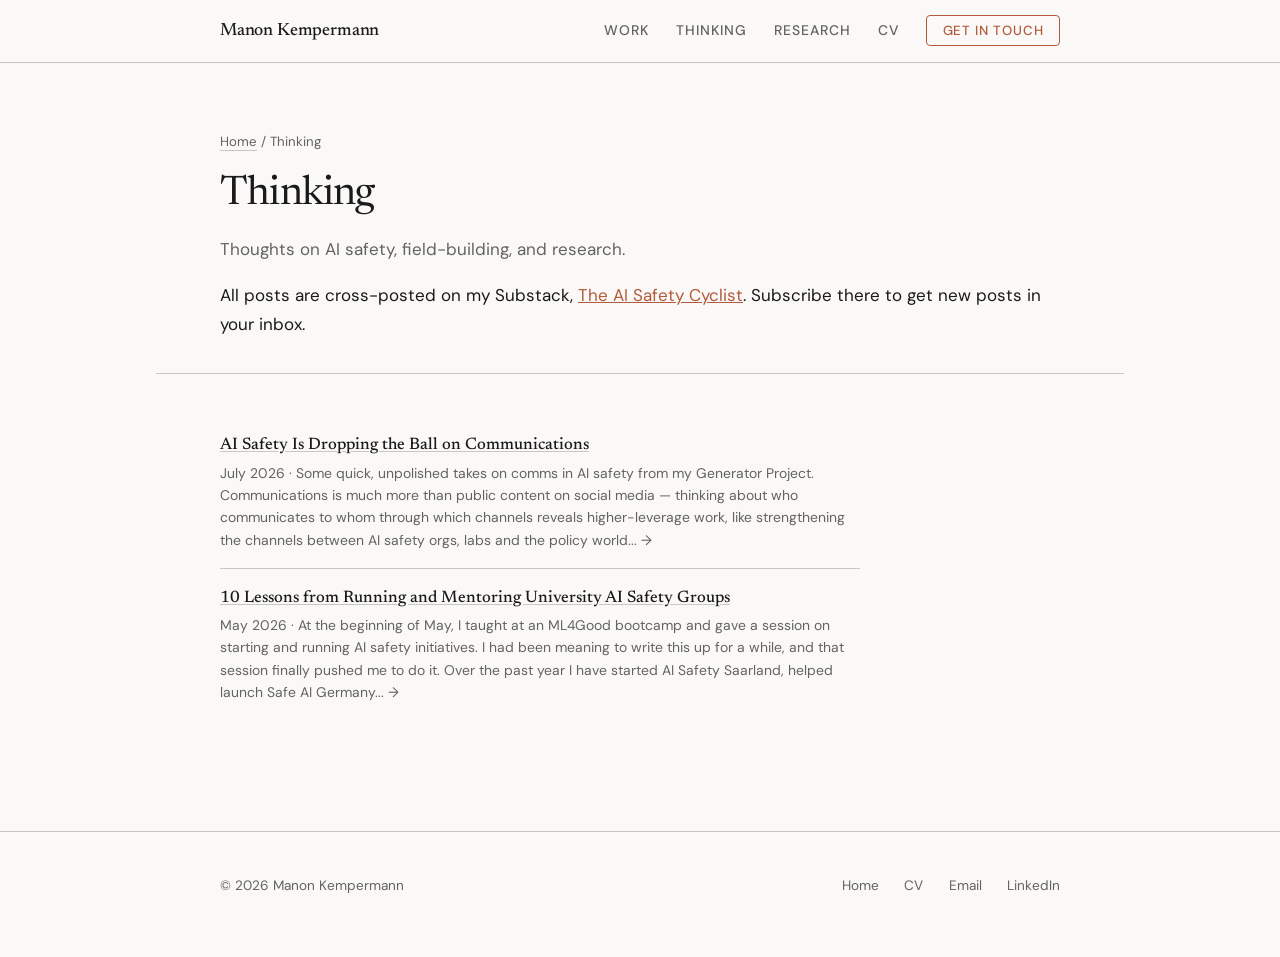
<file: thinking.html>
<!DOCTYPE html>
<html lang="en">
<head>
  <meta charset="UTF-8">
  <meta name="viewport" content="width=device-width, initial-scale=1.0">
  <title>Thinking — Manon Kempermann</title>
  <link rel="preconnect" href="https://fonts.googleapis.com">
  <link rel="preconnect" href="https://fonts.gstatic.com" crossorigin>
  <link href="https://fonts.googleapis.com/css2?family=Newsreader:ital,opsz,wght@0,6..72,300;0,6..72,400;0,6..72,500;0,6..72,600;1,6..72,300;1,6..72,400;1,6..72,500&family=DM+Sans:ital,opsz,wght@0,9..40,300;0,9..40,400;0,9..40,500;0,9..40,600;1,9..40,400&display=swap" rel="stylesheet">
  <link rel="stylesheet" href="styles.css">
</head>
<body>

  <nav>
    <div class="nav-inner">
      <a href="index.html" class="nav-name">Manon Kempermann</a>
      <button class="nav-toggle" aria-label="Menu" onclick="document.querySelector('.nav-links').classList.toggle('open')">
        <span></span><span></span>
      </button>
      <ul class="nav-links">
        <li><a href="index.html#projects">Work</a></li>
        <li><a href="thinking.html">Thinking</a></li>
        <li><a href="index.html#publications">Research</a></li>
        <li><a href="pdf/260924_Manon_Kempermann_CV.pdf">CV</a></li>
        <li><a href="mailto:manon@kempermann.email" class="nav-cta">Get in touch</a></li>
      </ul>
    </div>
  </nav>

  <div class="page-header">
    <p class="breadcrumb"><a href="index.html">Home</a> / Thinking</p>
    <h1>Thinking</h1>
    <p class="page-subtitle">
      Thoughts on AI safety, field-building, and research.
    </p>
    <p class="aside-note" style="margin-top: 1rem; margin-bottom: 0;">
  All posts are cross-posted on my Substack, <a href="https://aisafetycyclist.substack.com/">The AI Safety Cyclist</a>. Subscribe there to get new posts in your inbox.
</p>
  </div>

  <div class="page-body">
    <div class="prose">

      <ul class="pub-list" style="margin-top: 0;">

        <li>
          <div class="pub-title">
            <a href="comms-in-ai-safety.html">
              AI Safety Is Dropping the Ball on Communications
            </a>
          </div>
          <div class="pub-meta">
            July 2026 &middot; Some quick, unpolished takes on comms in AI safety from my Generator Project.
            Communications is much more than public content on social media — thinking about who communicates
            to whom through which channels reveals higher-leverage work, like strengthening the channels
            between AI safety orgs, labs and the policy world... →
          </div>
        </li>

        <li>
          <div class="pub-title">
            <a href="ten-lessons.html">
              10 Lessons from Running and Mentoring University AI Safety Groups
            </a>
          </div>
          <div class="pub-meta">
            May 2026 &middot; At the beginning of May, I taught at an ML4Good bootcamp and gave a session on starting
        and running AI safety initiatives. I had been meaning to write this up for a while, and
        that session finally pushed me to do it. Over the past year I have started AI Safety
        Saarland, helped launch Safe AI Germany... →
          </div>
        </li>

        <!-- Add future posts above this line in the same format:
        <li>
          <div class="pub-title">
            <a href="your-post.html">Post title here</a>
          </div>
          <div class="pub-meta">
            Month Year &middot; One or two sentences describing what the post is about.
          </div>
        </li>
        -->

      </ul>

    </div>
  </div>

  <footer>
    <div class="footer-inner">
      <p>&copy; 2026 Manon Kempermann</p>
      <div class="footer-links">
        <a href="index.html">Home</a>
        <a href="pdf/260924_Manon_Kempermann_CV.pdf">CV</a>
        <a href="mailto:manon@kempermann.email">Email</a>
        <a href="https://www.linkedin.com/in/manon-kempermann-%F0%9F%94%B6-0a8396263/">LinkedIn</a>
      </div>
    </div>
  </footer>

</body>
</html>
</file>
<file: styles.css>
/* ═══════════════════════════════════════════
   VARIABLES & RESET
   ═══════════════════════════════════════════ */
:root {
  --ink: #1a1a1a;
  --paper: #faf9f7;
  --mid: #636360;
  --light: #d4d4cf;
  --rule: #c8c8c2;

  --accent: #b35a3a;
  --accent-hover: #994d32;
  --teal: #3b6a77;

  --serif: 'Newsreader', Georgia, serif;
  --sans: 'DM Sans', 'Helvetica Neue', sans-serif;
  --max-w: 840px;
  --gutter: clamp(1.5rem, 5vw, 4rem);
}

*, *::before, *::after { margin: 0; padding: 0; box-sizing: border-box; }

html {
  font-size: 17px;
  scroll-behavior: smooth;
  -webkit-font-smoothing: antialiased;
  background: #faf9f7;
}

body {
  font-family: var(--sans);
  color: var(--ink);
  background: #faf9f7;
  line-height: 1.7;
}

::selection {
  background: var(--accent);
  color: var(--paper);
}

a { color: var(--accent); }

/* ═══════════════════════════════════════════
   NAV
   ═══════════════════════════════════════════ */
nav {
  position: sticky;
  top: 0;
  z-index: 100;
  border-bottom: 1px solid var(--rule);
  backdrop-filter: blur(14px);
  background: var(--paper);
}

.nav-inner {
  max-width: calc(var(--max-w) + var(--gutter) * 2);
  margin: 0 auto;
  padding: 0.9rem var(--gutter);
  display: flex;
  justify-content: space-between;
  align-items: baseline;
}

.nav-name {
  font-family: var(--serif);
  font-weight: 500;
  font-size: 1.05rem;
  color: var(--ink);
  text-decoration: none;
  letter-spacing: -0.01em;
}

.nav-toggle {
  display: none;
  background: none;
  border: none;
  cursor: pointer;
  flex-direction: column;
  gap: 5px;
  padding: 4px;
}

.nav-toggle span {
  display: block;
  width: 20px;
  height: 1.5px;
  background: var(--ink);
  transition: transform 0.2s;
}

.nav-links {
  display: flex;
  gap: 1.6rem;
  list-style: none;
  align-items: baseline;
}

.nav-links a {
  font-size: 0.82rem;
  font-weight: 500;
  color: var(--mid);
  text-decoration: none;
  text-transform: uppercase;
  letter-spacing: 0.07em;
  transition: color 0.2s;
}

.nav-links a:hover { color: var(--ink); }

.nav-cta {
  color: var(--accent) !important;
  border: 1px solid var(--accent);
  border-radius: 4px;
  padding: 0.35rem 0.9rem !important;
  font-size: 0.78rem !important;
  transition: background 0.2s, color 0.2s !important;
}

.nav-cta:hover {
  background: var(--accent) !important;
  color: var(--paper) !important;
}

/* ═══════════════════════════════════════════
   HEADER
   ═══════════════════════════════════════════ */
.header {
  max-width: calc(var(--max-w) + var(--gutter) * 2);
  margin: 0 auto;
  padding: 4.5rem var(--gutter) 3rem;
}

.header-content {
  display: flex;
  gap: 3rem;
  align-items: flex-start;
}

.header-text { flex: 1; }

.header-kicker {
  font-size: 0.78rem;
  font-weight: 600;
  text-transform: uppercase;
  letter-spacing: 0.12em;
  color: var(--accent);
  margin-bottom: 0.8rem;
}

.header h1 {
  font-family: var(--serif);
  font-size: clamp(2rem, 4.5vw, 2.8rem);
  font-weight: 400;
  line-height: 1.15;
  letter-spacing: -0.025em;
  color: var(--ink);
  margin-bottom: 1.2rem;
}

.tagline {
  font-size: 1rem;
  color: var(--mid);
  line-height: 1.75;
  max-width: 560px;
}

.tagline a {
  text-decoration: underline;
  text-underline-offset: 2px;
  text-decoration-color: var(--rule);
  transition: text-decoration-color 0.2s;
}

.tagline a:hover { text-decoration-color: var(--accent); }

.header-photo {
  flex-shrink: 0;
  width: 180px;
  height: 220px;
  border-radius: 6px;
  overflow: hidden;
  border: 1px solid var(--rule);
  background: var(--paper);
}

.header-photo img {
  width: 100%;
  height: 100%;
  object-fit: cover;
}

.photo-placeholder {
  width: 100%;
  height: 100%;
  display: flex;
  align-items: center;
  justify-content: center;
  font-size: 0.85rem;
  color: var(--mid);
  font-style: italic;
}

.contact-row {
  margin-top: 1.5rem;
  display: flex;
  gap: 1.5rem;
  flex-wrap: wrap;
}

.contact-row a {
  font-size: 0.82rem;
  font-weight: 500;
  color: var(--mid);
  text-decoration: none;
  letter-spacing: 0.03em;
  border-bottom: 1px solid var(--rule);
  padding-bottom: 1px;
  transition: color 0.2s, border-color 0.2s;
}

.contact-row a:hover {
  color: var(--ink);
  border-color: var(--ink);
}

/* ═══════════════════════════════════════════
   SECTIONS
   ═══════════════════════════════════════════ */
.section {
  max-width: calc(var(--max-w) + var(--gutter) * 2);
  margin: 0 auto;
  padding: 0 var(--gutter);
}

.section-divider {
  border: none;
  border-top: 1px solid var(--rule);
  margin: 3.5rem 0 2.5rem;
}

.section-header {
  margin-bottom: 2rem;
}

.section-label {
  font-size: 0.72rem;
  font-weight: 600;
  text-transform: uppercase;
  letter-spacing: 0.14em;
  color: var(--accent);
  margin-bottom: 0.6rem;
  display: block;
}

.section-intro {
  font-size: 0.95rem;
  color: var(--mid);
  line-height: 1.7;
  max-width: 600px;
}

.section h2 {
  font-family: var(--serif);
  font-size: clamp(1.5rem, 3.5vw, 2rem);
  font-weight: 400;
  line-height: 1.3;
  letter-spacing: -0.02em;
  margin-bottom: 1.2rem;
}

.section p { font-size: 0.95rem; line-height: 1.8; }
.section p + p { margin-top: 1rem; }

/* ═══════════════════════════════════════════
   PROJECT CARDS
   ═══════════════════════════════════════════ */
.project-grid {
  display: grid;
  gap: 1.5rem;
}

.project-card {
  display: block;
  text-decoration: none;
  color: var(--ink);
  border: 1px solid var(--rule);
  border-radius: 6px;
  padding: 2rem 2.2rem;
  transition: border-color 0.3s, box-shadow 0.3s, transform 0.3s;
  background: transparent;
  position: relative;
}

.project-card:hover {
  border-color: var(--accent);
  box-shadow: 0 4px 24px rgba(179, 90, 58, 0.08);
  transform: translateY(-2px);
}

.card-top {
  display: flex;
  justify-content: space-between;
  align-items: baseline;
  margin-bottom: 0.7rem;
  flex-wrap: wrap;
  gap: 0.5rem;
}

.card-overline {
  font-size: 0.72rem;
  font-weight: 600;
  text-transform: uppercase;
  letter-spacing: 0.1em;
  color: var(--accent);
}

.card-role {
  font-size: 0.75rem;
  color: var(--mid);
  font-style: italic;
}

.project-card h3 {
  font-family: var(--serif);
  font-size: 1.25rem;
  font-weight: 500;
  line-height: 1.35;
  letter-spacing: -0.01em;
  margin-bottom: 0.7rem;
}

.project-card p {
  font-size: 0.9rem;
  color: var(--mid);
  line-height: 1.75;
}

.card-details {
  margin-top: 1rem;
  padding-top: 1rem;
  border-top: 1px solid var(--rule);
}

.card-details ul {
  list-style: none;
  padding: 0;
}

.card-details li {
  font-size: 0.85rem;
  color: var(--mid);
  padding: 0.2rem 0;
  padding-left: 1.2rem;
  position: relative;
}

.card-details li::before {
  content: '';
  position: absolute;
  left: 0;
  top: 0.65em;
  width: 6px;
  height: 6px;
  border-radius: 50%;
  background: var(--accent);
  border: none;
}

.card-link {
  display: inline-block;
  margin-top: 1.2rem;
  font-size: 0.85rem;
  font-weight: 500;
  color: var(--accent);
  transition: letter-spacing 0.2s;
}

.project-card:hover .card-link {
  letter-spacing: 0.02em;
}

/* ═══════════════════════════════════════════
   MENTORING
   ═══════════════════════════════════════════ */

.mentoring-list {
  list-style: none;
  padding: 0;
  margin: 0;
}

.mentoring-list li {
  font-size: 0.92rem;
  line-height: 1.75;
  color: var(--mid);
  padding: 0.6rem 0;
  padding-left: 0;
  margin-left: 0;
  border-bottom: 1px solid var(--rule);
  list-style: none;
}
 
.mentoring-list li:last-child { border-bottom: none; }
 
.mentoring-list strong {
  color: var(--ink);
  font-weight: 500;
}
 
.mentoring-list a {
  color: var(--accent);
  text-decoration: underline;
  text-underline-offset: 2px;
  text-decoration-color: var(--rule);
}
 
.mentoring-list a:hover { text-decoration-color: var(--accent); }
 
.mentoring-also {
  font-size: 0.85rem;
  color: var(--mid);
  margin-top: 0.8rem;
  line-height: 1.7;
}

.mentoring-also a {
  color: var(--accent);
  text-decoration: underline;
  text-underline-offset: 2px;
  text-decoration-color: var(--rule);
}

.mentoring-also a:hover { text-decoration-color: var(--accent); }

/* ═══════════════════════════════════════════
   RESEARCH
   ═══════════════════════════════════════════ */
.research-grid {
  margin-bottom: 2.5rem;
}

.research-featured {
  display: block;
  text-decoration: none;
  color: var(--ink);
  border: 1px solid var(--rule);
  border-left: 3px solid var(--accent);
  padding: 1.8rem 2rem;
  background: var(--paper);
  border-radius: 0 6px 6px 0;
  transition: border-color 0.3s, box-shadow 0.3s;
}

.research-featured:hover {
  border-color: var(--rule);
  border-left-color: var(--accent);
  box-shadow: 0 2px 16px rgba(179, 90, 58, 0.08);
}

.research-featured .card-overline {
  color: var(--accent);
}

.research-featured h3 {
  font-family: var(--serif);
  font-size: 1.2rem;
  font-weight: 500;
  line-height: 1.4;
  margin: 0.6rem 0;
}

.research-featured p {
  font-size: 0.9rem;
  color: var(--mid);
  line-height: 1.7;
}

.research-featured .card-link {
  color: var(--accent);
}

.pub-section-title {
  font-family: var(--sans);
  font-size: 0.82rem;
  font-weight: 600;
  text-transform: uppercase;
  letter-spacing: 0.1em;
  color: var(--mid);
  margin-top: 1rem;
  margin-bottom: 0.8rem;
}

.pub-list {
  list-style: none;
  padding: 0;
}

.pub-list li {
  padding: 1rem 0;
  border-bottom: 1px solid var(--rule);
}

.pub-list li:last-child { border-bottom: none; }

.pub-title {
  font-family: var(--serif);
  font-weight: 500;
  font-size: 0.98rem;
  line-height: 1.45;
}

.pub-title a {
  color: var(--ink);
  text-decoration: underline;
  text-underline-offset: 2px;
  text-decoration-color: var(--rule);
  transition: text-decoration-color 0.2s;
}

.pub-title a:hover {
  text-decoration-color: var(--ink);
}

.pub-meta {
  font-size: 0.82rem;
  color: var(--mid);
  margin-top: 0.25rem;
  line-height: 1.6;
}

.pub-venue { font-style: italic; }

.pub-link-inline { color: var(--accent); }

/* ═══════════════════════════════════════════
   THINKING TEASER (index page)
   ═══════════════════════════════════════════ */
.thinking-teaser {
  max-width: 620px;
  margin-top: 0.5rem;
}

.thinking-teaser p {
  font-family: var(--serif);
  font-size: 1.02rem;
  line-height: 1.8;
  color: #2a2a2a;
  margin-bottom: 1.2rem;
}

.thinking-cta {
  font-size: 0.9rem;
  font-weight: 500;
  color: var(--accent);
  text-decoration: none;
  border-bottom: 1px solid var(--rule);
  padding-bottom: 2px;
  transition: border-color 0.2s;
}

.thinking-cta:hover {
  border-color: var(--accent);
}

/* ═══════════════════════════════════════════
   ORIGIN STORY (bottom of index)
   ═══════════════════════════════════════════ */
.origin-section {
  /* inherits all layout from .section */
}

.origin-card {
  display: block;
  text-decoration: none;
  color: var(--ink);
  background: var(--paper);
  border: 1px solid var(--rule);
  border-left: 3px solid var(--teal);
  border-radius: 0 6px 6px 0;
  padding: 2.2rem 2.5rem;
  transition: border-color 0.3s, box-shadow 0.3s;
}

.origin-card:hover {
  border-color: var(--rule);
  border-left-color: var(--teal);
  box-shadow: 0 4px 20px rgba(59, 106, 119, 0.1);
}

.origin-kicker {
  font-size: 0.7rem;
  font-weight: 600;
  text-transform: uppercase;
  letter-spacing: 0.12em;
  color: var(--teal);
  margin-bottom: 0.7rem;
  display: block;
}

.origin-card h3 {
  font-family: var(--serif);
  font-size: 1.2rem;
  font-weight: 500;
  line-height: 1.4;
  margin-bottom: 0.9rem;
  letter-spacing: -0.01em;
}

.origin-card-inner::after {
  content: '';
  display: table;
  clear: both;
}

.origin-card-photo {
  float: right;
  width: 220px;
  height: 240px;
  margin-left: 1.5rem;
  border-radius: 4px;
  overflow: hidden;
  border: 1px solid var(--rule);
}

.origin-card-photo img {
  width: 100%;
  height: 100%;
  object-fit: cover;
  display: block;
}

.origin-card-inner p {
  font-size: 0.9rem;
  color: var(--mid);
  line-height: 1.75;
}

.origin-card .card-link {
  color: var(--teal);
}

@media (max-width: 700px) {
  .origin-card-photo {
    float: none;
    width: 100%;
    height: 200px;
    margin-left: 0;
    margin-bottom: 1rem;
  }
}

/* ═══════════════════════════════════════════
   SUBPAGE LAYOUT (narrative, project pages)
   ═══════════════════════════════════════════ */
.page-header {
  max-width: calc(var(--max-w) + var(--gutter) * 2);
  margin: 0 auto;
  padding: 4rem var(--gutter) 2rem;
  border-bottom: 1px solid var(--rule);
}

.page-header .breadcrumb {
  font-size: 0.78rem;
  color: var(--mid);
  margin-bottom: 1rem;
}

.page-header .breadcrumb a {
  color: var(--mid);
  text-decoration: none;
  border-bottom: 1px solid var(--rule);
}

.page-header .breadcrumb a:hover { color: var(--ink); }

.page-header h1 {
  font-family: var(--serif);
  font-size: clamp(1.8rem, 4vw, 2.4rem);
  font-weight: 400;
  line-height: 1.25;
  letter-spacing: -0.02em;
  max-width: 640px;
}

.page-header .page-subtitle {
  font-size: 1rem;
  color: var(--mid);
  margin-top: 0.8rem;
  line-height: 1.7;
  max-width: 560px;
}

.page-body {
  max-width: calc(var(--max-w) + var(--gutter) * 2);
  margin: 0 auto;
  padding: 2.5rem var(--gutter);
}

.prose {
  max-width: 640px;
}

.prose h2 {
  font-family: var(--serif);
  font-size: 1.35rem;
  font-weight: 500;
  margin-top: 2.5rem;
  margin-bottom: 0.8rem;
  letter-spacing: -0.01em;
}

.prose h3 {
  font-family: var(--serif);
  font-size: 1.15rem;
  font-weight: 500;
  margin-top: 2rem;
  margin-bottom: 0.7rem;
}

.prose p {
  font-family: var(--serif);
  font-size: 1rem;
  line-height: 1.85;
  color: #2a2a2a;
}

.prose p + p { margin-top: 1rem; }

.prose a {
  text-decoration: underline;
  text-underline-offset: 2px;
  text-decoration-color: var(--rule);
}

.prose a:hover { text-decoration-color: var(--accent); }

.prose .aside-note {
  font-family: var(--sans);
  font-size: 0.82rem;
  font-style: italic;
  color: var(--mid);
  border-left: 2px solid var(--rule);
  padding-left: 1rem;
  margin: 2rem 0;
  line-height: 1.65;
}

.prose .highlight-box {
  background: var(--paper);
  border: 1px solid var(--rule);
  border-left: 3px solid var(--accent);
  border-radius: 0 6px 6px 0;
  padding: 1.2rem 1.5rem;
  margin: 2rem 0;
  font-family: var(--sans);
  font-size: 0.9rem;
  line-height: 1.7;
  color: var(--ink);
}

/* ═══════════════════════════════════════════
   FOOTER
   ═══════════════════════════════════════════ */
footer {
  border-top: 1px solid var(--rule);
  margin-top: 4rem;
}

.footer-inner {
  max-width: calc(var(--max-w) + var(--gutter) * 2);
  margin: 0 auto;
  padding: 2.5rem var(--gutter) 3.5rem;
  display: flex;
  justify-content: space-between;
  align-items: baseline;
  flex-wrap: wrap;
  gap: 1rem;
}

footer p { font-size: 0.8rem; color: var(--mid); }

.footer-links {
  display: flex;
  gap: 1.5rem;
}

.footer-links a {
  font-size: 0.8rem;
  color: var(--mid);
  text-decoration: none;
  transition: color 0.2s;
}

.footer-links a:hover { color: var(--ink); }

/* ═══════════════════════════════════════════
   FADE-IN
   ═══════════════════════════════════════════ */
.fade-section {
  opacity: 0;
  transform: translateY(16px);
  transition: opacity 0.65s ease, transform 0.65s ease;
}

.fade-section.visible {
  opacity: 1;
  transform: translateY(0);
}

/* ═══════════════════════════════════════════
   RESPONSIVE
   ═══════════════════════════════════════════ */
@media (max-width: 700px) {
  html { font-size: 16px; }

  .header { padding-top: 3rem; }

  .header-content {
    flex-direction: column-reverse;
    gap: 1.5rem;
  }

  .header-photo {
    width: 120px;
    height: 150px;
  }

  .project-card { padding: 1.5rem; }

  .nav-toggle { display: flex; }

  .nav-links {
    display: none;
    position: absolute;
    top: 100%;
    left: 0;
    right: 0;
    background: var(--paper);
    border-bottom: 1px solid var(--rule);
    flex-direction: column;
    padding: 1rem var(--gutter) 1.5rem;
    gap: 0.8rem;
  }

  .nav-links.open { display: flex; }

  .card-top { flex-direction: column; gap: 0.2rem; }
}
</file>
